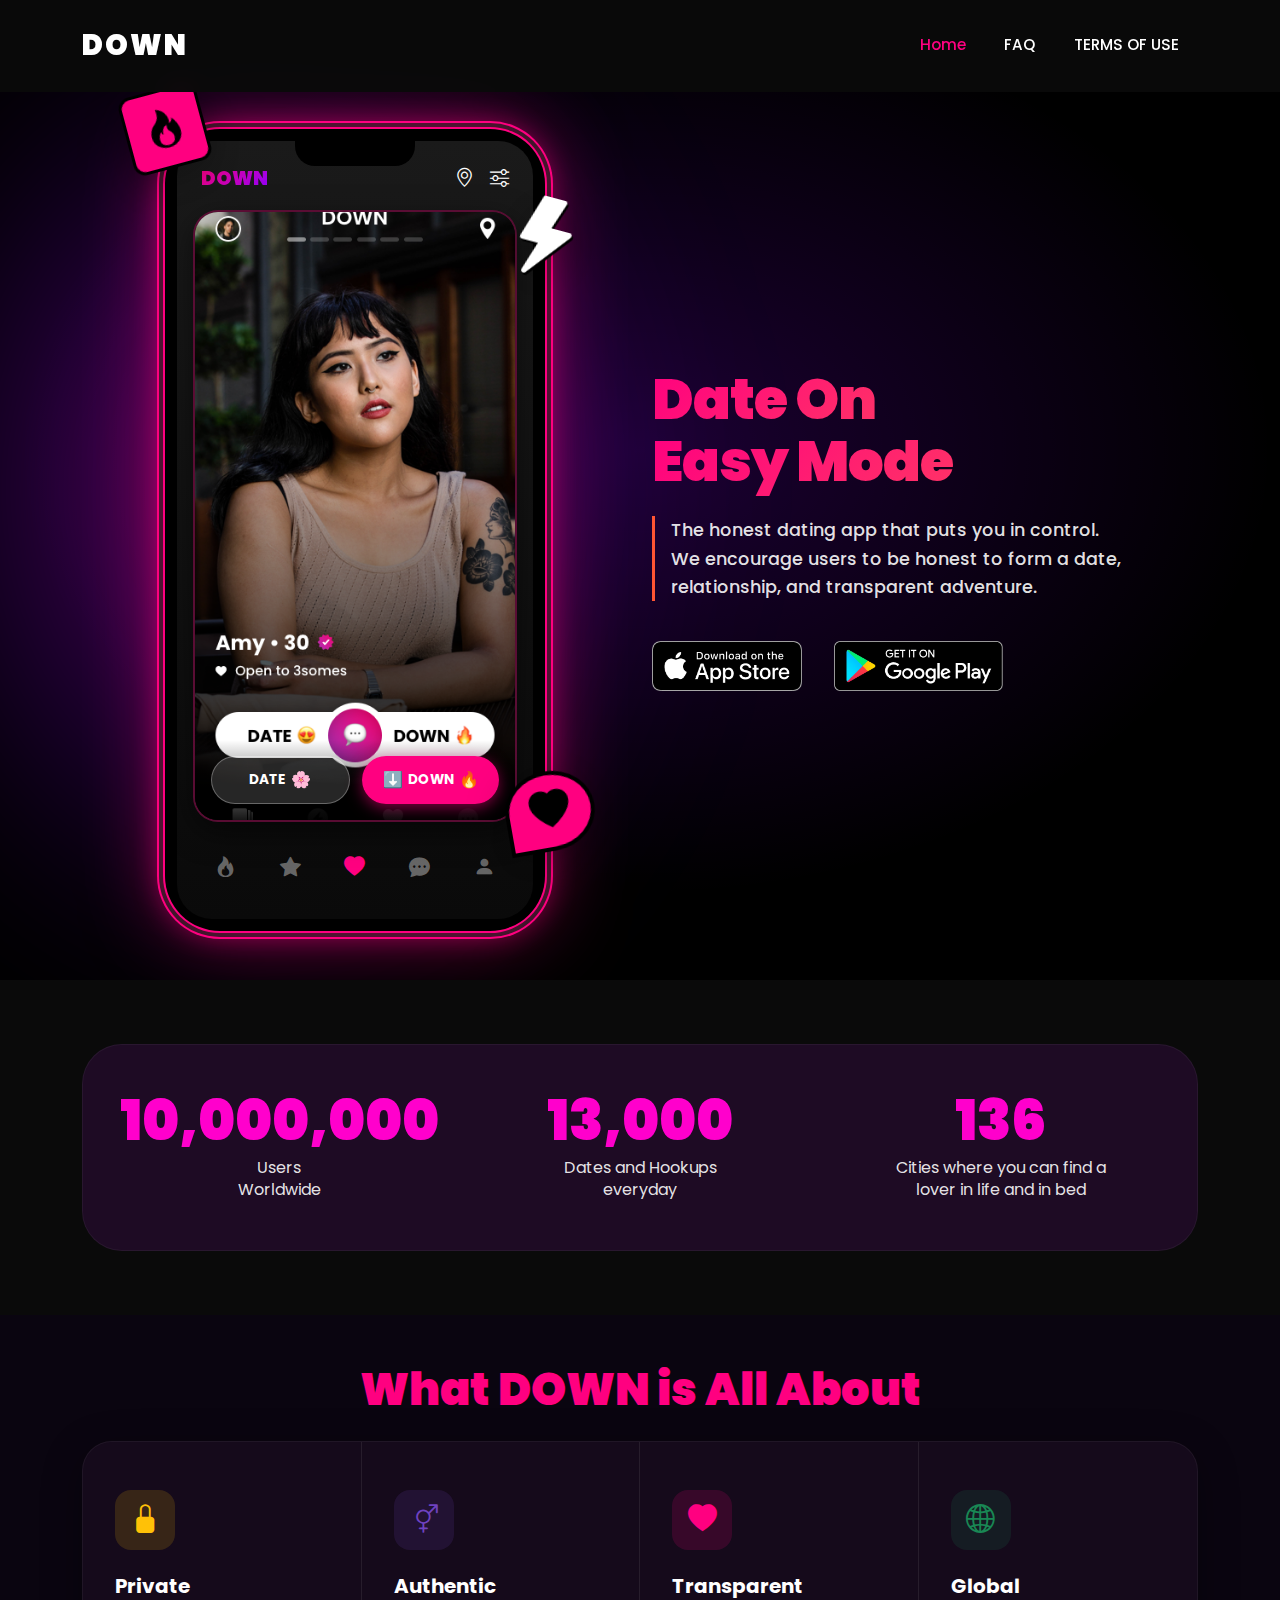
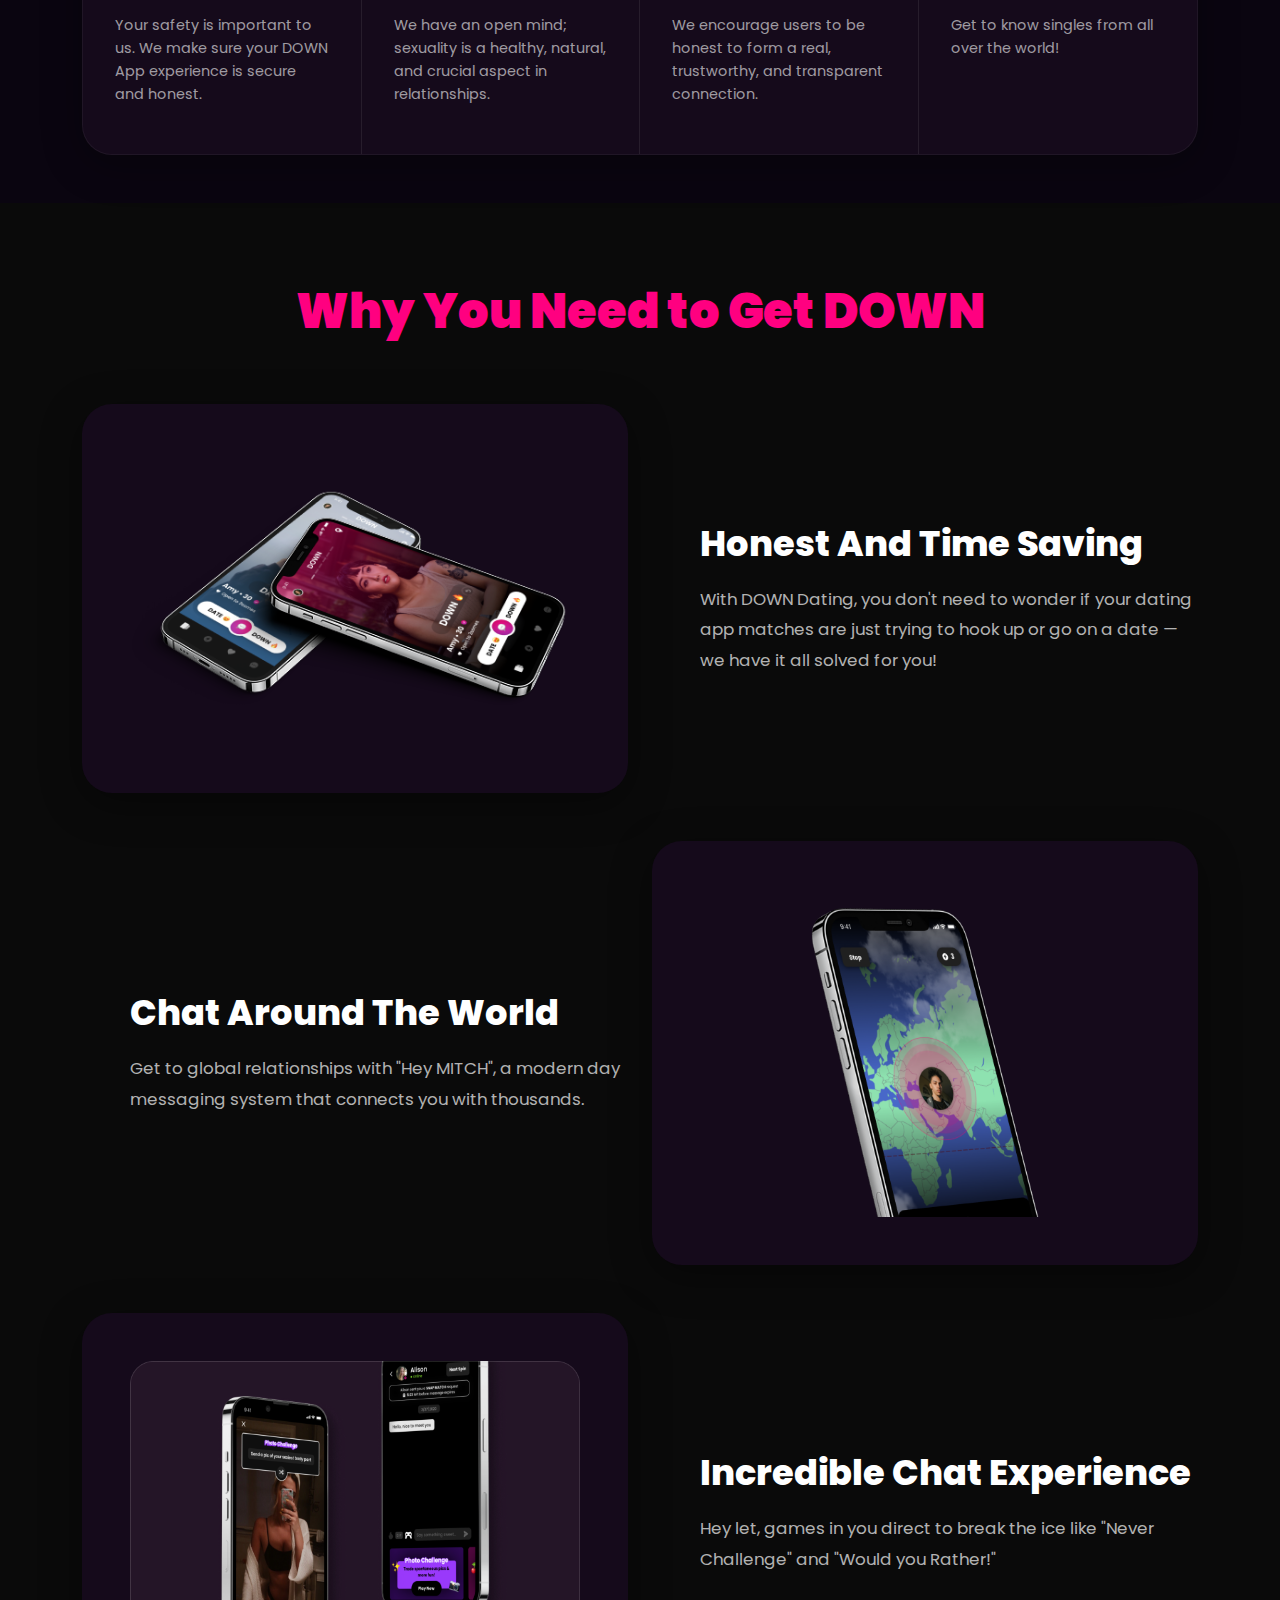
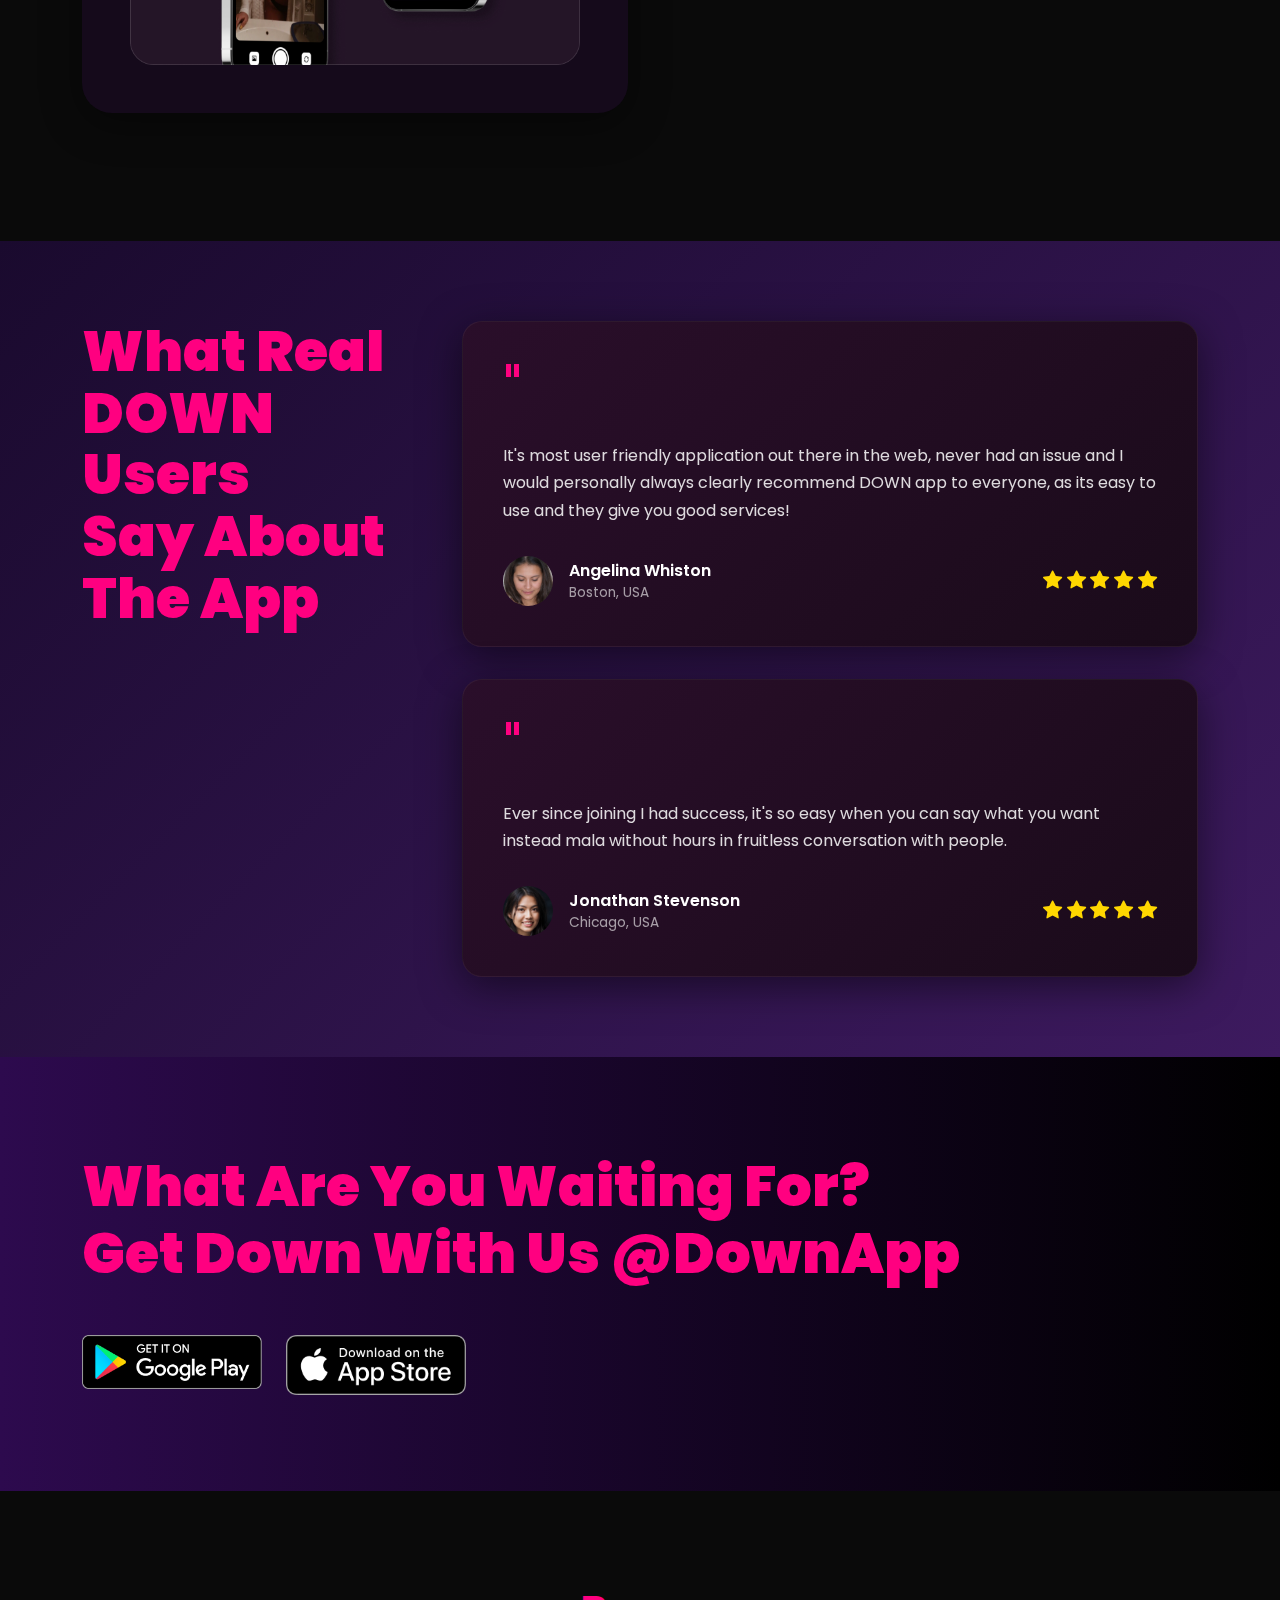
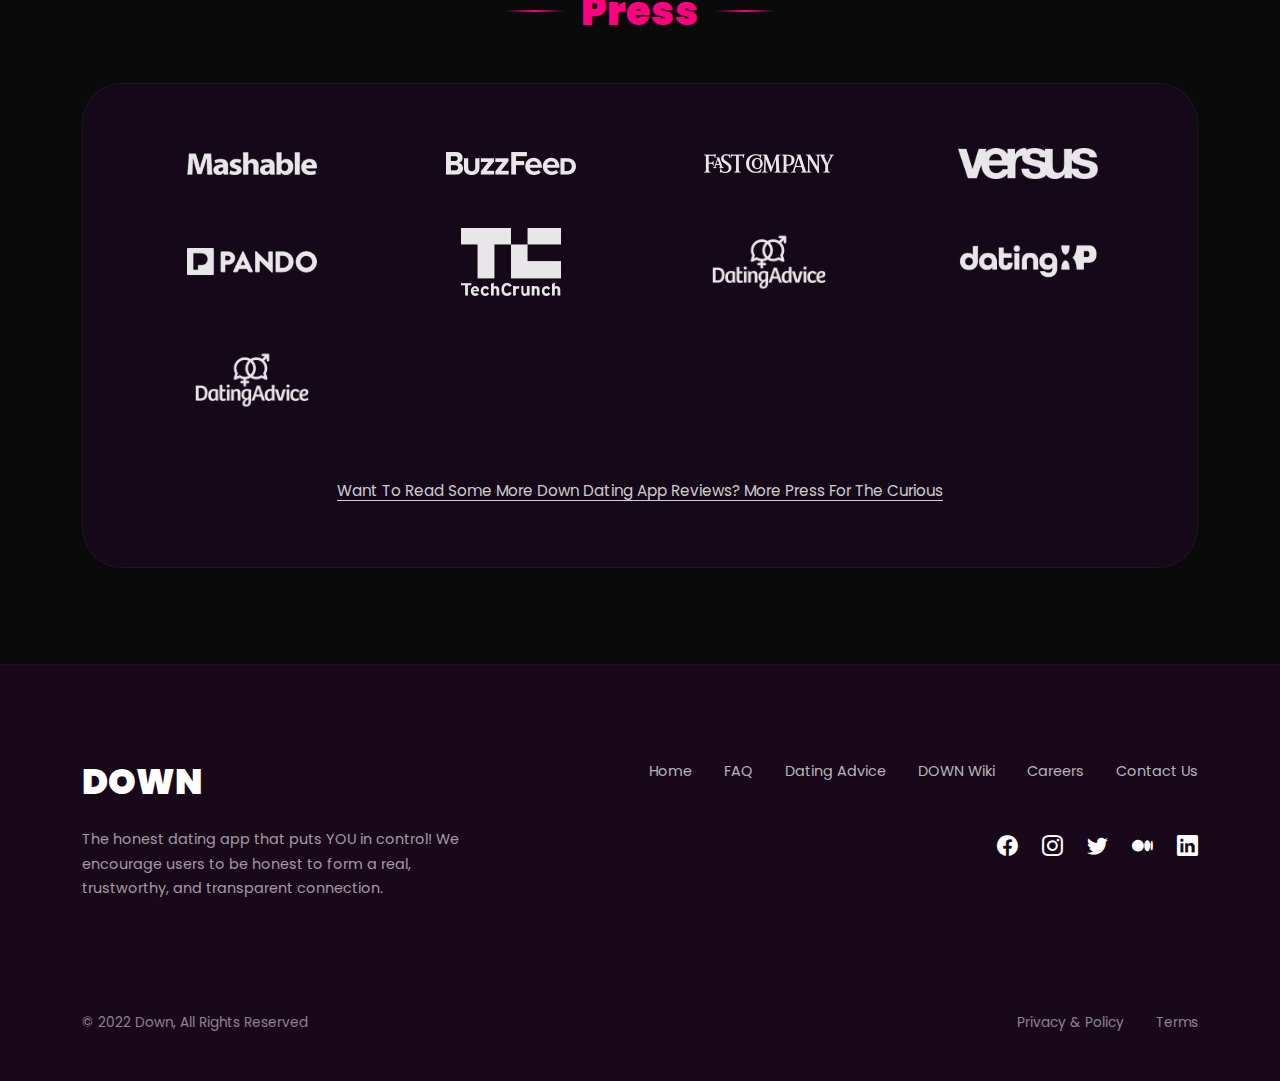
<file: index.html>
<!DOCTYPE html>
<html lang="en">

<head>
    <meta charset="UTF-8">
    <meta name="viewport" content="width=device-width, initial-scale=1.0">
    <meta name="description" content="DOWN - The honest dating app that puts you in control">
    <title>DOWN - Date On Easy Mode</title>

    <!-- Bootstrap 5 CSS -->
    <link href="https://cdn.jsdelivr.net/npm/bootstrap@5.3.2/dist/css/bootstrap.min.css" rel="stylesheet">

    <!-- Bootstrap Icons -->
    <link rel="stylesheet" href="https://cdn.jsdelivr.net/npm/bootstrap-icons@1.11.3/font/bootstrap-icons.min.css">

    <!-- Google Fonts -->
    <link rel="preconnect" href="https://fonts.googleapis.com">
    <link rel="preconnect" href="https://fonts.gstatic.com" crossorigin>
    <link href="https://fonts.googleapis.com/css2?family=Poppins:wght@400;500;600;700;800;900&display=swap"
        rel="stylesheet">

    <!-- Custom CSS -->
    <link rel="stylesheet" href="style.css">
</head>

<body>

    <!-- Navigation -->
    <nav class="navbar navbar-expand-lg navbar-dark fixed-top">
        <div class="container">
            <a class="navbar-brand" href="index.html">DOWN</a>
            <button class="navbar-toggler border-0" type="button" data-bs-toggle="collapse" data-bs-target="#navbarNav"
                aria-controls="navbarNav" aria-expanded="false" aria-label="Toggle navigation">
                <span class="navbar-toggler-icon"></span>
            </button>
            <div class="collapse navbar-collapse justify-content-end" id="navbarNav">
                <ul class="navbar-nav align-items-center">
                    <li class="nav-item">
                        <a class="nav-link active" aria-current="page" href="index.html">Home</a>
                    </li>
                    <li class="nav-item">
                        <a class="nav-link" href="faq.html">FAQ</a>
                    </li>
                    <li class="nav-item">
                        <a class="nav-link" href="term.html">TERMS OF USE</a>
                    </li>
                </ul>
            </div>
        </div>
    </nav>

    <!-- Hero Section -->
    <section class="hero-section">
        <div class="hero-gradient"></div>
        <div class="container">
            <div class="row align-items-center min-vh-100">
                <div class="col-lg-6 col-md-6 order-2 order-md-1">
                    <div class="phone-mockup-container">
                        <div class="phone-mockup">
                            <div class="phone-frame">
                                <div class="phone-notch"></div>
                                <div class="phone-screen">
                                    <div class="app-header">
                                        <span class="app-logo">DOWN</span>
                                        <div class="app-icons">
                                            <i class="bi bi-geo-alt"></i>
                                            <i class="bi bi-sliders"></i>
                                        </div>
                                    </div>
                                    <div class="profile-card">
                                        <div class="profile-image">
                                            <img src="images/f7776c2532de73e6251a81cbba037b39e9213f48.png" alt="Profile"
                                                class="img-fluid">
                                        </div>
                                        <div class="profile-actions">
                                            <button class="action-btn btn-date">
                                                <span>DATE</span>
                                                <span class="emoji">🌸</span>
                                            </button>
                                            <button class="action-btn btn-down">
                                                <span class="emoji">⬇️</span>
                                                <span>DOWN</span>
                                                <span class="emoji">🔥</span>
                                            </button>
                                        </div>
                                    </div>
                                    <div class="bottom-nav">
                                        <i class="bi bi-fire"></i>
                                        <i class="bi bi-star-fill"></i>
                                        <i class="bi bi-heart-fill active"></i>
                                        <i class="bi bi-chat-dots-fill"></i>
                                        <i class="bi bi-person-fill"></i>
                                    </div>
                                </div>
                            </div>
                            <div class="floating-icon icon-1">
                                <i class="bi bi-fire"></i>
                            </div>
                            <div class="floating-icon icon-2">
                                <i class="bi bi-lightning-fill"></i>
                            </div>
                            <div class="floating-icon icon-3">
                                <i class="bi bi-heart-fill"></i>
                            </div>
                        </div>
                    </div>
                </div>
                <div class="col-lg-6 col-md-6 order-1 order-md-2">
                    <div class="hero-content">
                        <h1 class="hero-title"><span class="highlight">Date On</span><br><span class="highlight">Easy
                                Mode</span></h1>
                        <p class="hero-description">The honest dating app that puts you in control. We encourage users
                            to be honest to form a date, relationship, and transparent adventure.</p>
                        <div class="app-buttons">
                            <a href="#" class="text-decoration-none me-3 hover-effect">
                                <img src="images/Group.png" alt="App Store" style="height: 50px; width: auto;">
                            </a>
                            <a href="#" class="text-decoration-none hover-effect">
                                <img src="images/Badge.png" alt="Google Play" style="height: 50px; width: auto;">
                            </a>
                        </div>
                    </div>
                </div>
            </div>
        </div>
    </section>

    <!-- Stats Section -->
    <section class="stats-section">
        <div class="container">
            <div class="stats-wrapper">
                <div class="stat-item">
                    <h2 class="stat-number">10,000,000</h2>
                    <p class="stat-description">Users<br>Worldwide</p>
                </div>
                <div class="stat-item">
                    <h2 class="stat-number">13,000</h2>
                    <p class="stat-description">Dates and Hookups<br>everyday</p>
                </div>
                <div class="stat-item">
                    <h2 class="stat-number">136</h2>
                    <p class="stat-description">Cities where you can find a<br>lover in life and in bed</p>
                </div>
            </div>
        </div>
    </section>

    <!-- What DOWN is All About -->
    <section class="about-down py-5">
        <div class="container">

            <h2 class="about-title text-center mb-4">
                What <span class="brand">DOWN</span> is All About
            </h2>

            <div class="about-card">
                <div class="about-grid">

                    <!-- 1 -->
                    <div class="about-item">
                        <div class="about-icon">
                            <i class="bi bi-lock-fill"></i>
                        </div>
                        <h4 class="about-heading">Private</h4>
                        <p class="about-text">
                            Your safety is important to us. We make sure your DOWN App experience is secure and honest.
                        </p>
                    </div>

                    <!-- 2 -->
                    <div class="about-item">
                        <div class="about-icon">
                            <i class="bi bi-gender-ambiguous"></i>
                        </div>
                        <h4 class="about-heading">Authentic</h4>
                        <p class="about-text">
                            We have an open mind; sexuality is a healthy, natural, and crucial aspect in relationships.
                        </p>
                    </div>

                    <!-- 3 -->
                    <div class="about-item">
                        <div class="about-icon">
                            <i class="bi bi-heart-fill"></i>
                        </div>
                        <h4 class="about-heading">Transparent</h4>
                        <p class="about-text">
                            We encourage users to be honest to form a real, trustworthy, and transparent connection.
                        </p>
                    </div>

                    <!-- 4 -->
                    <div class="about-item">
                        <div class="about-icon">
                            <i class="bi bi-globe2"></i>
                        </div>
                        <h4 class="about-heading">Global</h4>
                        <p class="about-text">
                            Get to know singles from all over the world!
                        </p>
                    </div>

                </div>
            </div>

        </div>
    </section>

    <!-- Why You Need to Get DOWN -->
    <section class="why-down">
        <div class="container">
            <h2 class="why-down-title">Why You Need to Get DOWN</h2>

            <!-- Part 1: Honest And Time Saving -->
            <div class="why-item">
                <div class="row align-items-center">
                    <div class="col-lg-6 col-md-6">
                        <div class="why-image-box">
                            <img src="images/Frame 125.png" alt="Honest And Time Saving" class="img-fluid">
                        </div>
                    </div>
                    <div class="col-lg-6 col-md-6">
                        <div class="why-text-box">
                            <h3 class="why-text-title">Honest And Time Saving</h3>
                            <p class="why-text-description">
                                With DOWN Dating, you don't need to wonder if your dating app matches are just trying to
                                hook up or go on a date — we have it all solved for you!
                            </p>
                        </div>
                    </div>
                </div>
            </div>

            <!-- Part 2: Chat Around The World -->
            <div class="why-item">
                <div class="row align-items-center">
                    <div class="col-lg-6 col-md-6 order-lg-2">
                        <div class="why-image-box">
                            <img src="images/2 (1).png" alt="Chat Around The World" class="img-fluid">
                        </div>
                    </div>
                    <div class="col-lg-6 col-md-6 order-lg-1">
                        <div class="why-text-box">
                            <h3 class="why-text-title">Chat Around The World</h3>
                            <p class="why-text-description">
                                Get to global relationships with "Hey MITCH", a modern day messaging system that
                                connects you with thousands.
                            </p>
                        </div>
                    </div>
                </div>
            </div>

            <!-- Part 3: Incredible Chat Experience -->
            <div class="why-item">
                <div class="row align-items-center">
                    <div class="col-lg-6 col-md-6">
                        <div class="why-image-box">
                            <img src="images/Frame 38.png" alt="Incredible Chat Experience" class="img-fluid">
                        </div>
                    </div>
                    <div class="col-lg-6 col-md-6">
                        <div class="why-text-box">
                            <h3 class="why-text-title">Incredible Chat Experience</h3>
                            <p class="why-text-description">
                                Hey let, games in you direct to break the ice like "Never Challenge" and "Would you
                                Rather!"
                            </p>
                        </div>
                    </div>
                </div>
            </div>
        </div>
    </section>

    <!-- What Real DOWN Users Say About The App -->
    <section class="testimonials-section">
        <div class="container">
            <div class="row">
                <div class="col-lg-4 col-md-12">
                    <h2 class="testimonials-title">What Real<br>DOWN Users<br>Say About<br>The App</h2>
                </div>
                <div class="col-lg-8 col-md-12">
                    <div class="testimonials-grid">
                        <!-- Testimonial 1 -->
                        <div class="testimonial-card">
                            <div class="quote-icon">"</div>
                            <p class="testimonial-text">
                                It's most user friendly application out there in the web, never had an issue and I would
                                personally always clearly recommend DOWN app to everyone, as its easy to use and they
                                give you good services!
                            </p>
                            <div class="testimonial-footer">
                                <div class="testimonial-author">
                                    <img src="images/d45fd8fc188483f42702f5f85a307ce1bc04a8f4.png" alt="User"
                                        class="author-img">
                                    <div class="author-info">
                                        <p class="author-name">Angelina Whiston</p>
                                        <p class="author-location">Boston, USA</p>
                                    </div>
                                </div>
                                <div class="testimonial-rating">
                                    <i class="bi bi-star-fill"></i>
                                    <i class="bi bi-star-fill"></i>
                                    <i class="bi bi-star-fill"></i>
                                    <i class="bi bi-star-fill"></i>
                                    <i class="bi bi-star-fill"></i>
                                </div>
                            </div>
                        </div>

                        <!-- Testimonial 2 -->
                        <div class="testimonial-card">
                            <div class="quote-icon">"</div>
                            <p class="testimonial-text">
                                Ever since joining I had success, it's so easy when you can say what you want instead
                                mala without hours in fruitless conversation with people.
                            </p>
                            <div class="testimonial-footer">
                                <div class="testimonial-author">
                                    <img src="images/e910d645ebfe51945d98c81544a672c9ebbbe249.png" alt="User"
                                        class="author-img">
                                    <div class="author-info">
                                        <p class="author-name">Jonathan Stevenson</p>
                                        <p class="author-location">Chicago, USA</p>
                                    </div>
                                </div>
                                <div class="testimonial-rating">
                                    <i class="bi bi-star-fill"></i>
                                    <i class="bi bi-star-fill"></i>
                                    <i class="bi bi-star-fill"></i>
                                    <i class="bi bi-star-fill"></i>
                                    <i class="bi bi-star-fill"></i>
                                </div>
                            </div>
                        </div>
                    </div>
                </div>
            </div>
        </div>
    </section>

    <!-- What Are You Waiting For -->
    <section class="cta-section">
        <div class="container">
            <h2 class="cta-title">What Are You Waiting For?<br>Get Down With Us @DownApp</h2>
            <div class="app-store-buttons">
                <a href="#" class="store-btn">
                    <img src="images/Badge.png" alt=" it on Google Play" class="img-fluid">
                </a>
                <a href="#" class="store-btn">
                    <img src="images/Group.png" alt="Download on App Store" class="img-fluid">
                </a>
            </div>
        </div>
    </section>

    <!-- Press Section -->
    <section class="press-section">
        <div class="container">
            <div class="press-header-wrapper">
                <h2 class="press-title">Press</h2>
            </div>

            <div class="press-card-box">
                <div class="press-logos">
                    <div class="press-logo"><img src="images/f91ce17e1594f1d94aeb2e1a3405479bd5206c5a.png"
                            alt="Mashable"></div>
                    <div class="press-logo"><img src="images/82d1c6277159e778b71d014d22f40cedabe536ec.png"
                            alt="BuzzFeed"></div>
                    <div class="press-logo"><img src="images/494d7a2ba934ca91262e45e12dfce755fe499bc9.png"
                            alt="Fast Company"></div>
                    <div class="press-logo"><img src="images/6abda3f6fdabcbfda49c93b61cc2fc24a4d20a0f.png" alt="Versus">
                    </div>
                    <div class="press-logo"><img src="images/e9692280462f5f24c1fb59a0f3ab19e415b3ef0b.png" alt="Pando">
                    </div>
                    <div class="press-logo"><img src="images/a5fd619731ca8e0a15d78ac43d1775bbac4e76e2.png"
                            alt="TechCrunch"></div>
                    <div class="press-logo"><img src="images/26014c477d69956a6785e78ea54ff8992cba24ac.png"
                            alt="Dating News"></div>
                    <div class="press-logo"><img src="images/Mask group.png" alt="Dating P"></div>
                    <div class="press-logo"><img src="images/26014c477d69956a6785e78ea54ff8992cba24ac.png"
                            alt="Dating Advice"></div>
                </div>
                <div class="press-link-wrapper">
                    <a href="#" class="press-subtitle-link">Want To Read Some More Down Dating App Reviews? More Press
                        For The Curious</a>
                </div>
            </div>
        </div>
    </section>

    <!-- Footer -->
    <footer class="footer">
        <div class="container">
            <!-- Top Row: Brand Left, Nav Right -->
            <div class="row align-items-start mb-4">
                <div class="col-lg-5 col-md-12 mb-4 mb-lg-0">
                    <div class="footer-brand">
                        <h3 class="footer-logo">DOWN</h3>
                        <p class="footer-description">
                            The honest dating app that puts YOU in control! We encourage users to be honest to form a
                            real, trustworthy, and transparent connection.
                        </p>
                    </div>
                </div>
                <div class="col-lg-7 col-md-12">
                    <div class="footer-top-right">
                        <!-- Horizontal Nav -->
                        <nav class="footer-nav-horizontal">
                            <a href="index.html">Home</a>
                            <a href="faq.html">FAQ</a>
                            <a href="#">Dating Advice</a>
                            <a href="#">DOWN Wiki</a>
                            <a href="#">Careers</a>
                            <a href="#">Contact Us</a>
                        </nav>

                        <!-- Social Icons Right Aligned -->
                        <div class="footer-social-horizontal">
                            <a href="#" class="social-icon-simple"><i class="bi bi-facebook"></i></a>
                            <a href="#" class="social-icon-simple"><i class="bi bi-instagram"></i></a>
                            <a href="#" class="social-icon-simple"><i class="bi bi-twitter"></i></a>
                            <a href="#" class="social-icon-simple"><i class="bi bi-medium"></i></a>
                            <a href="#" class="social-icon-simple"><i class="bi bi-linkedin"></i></a>
                        </div>
                    </div>
                </div>
            </div>

            <!-- Bottom Row: Copyright Left, Legal Right -->
            <div class="footer-bottom-row">
                <p class="footer-copyright">© 2022 Down, All Rights Reserved</p>
                <div class="footer-legal-links">
                    <a href="#">Privacy & Policy</a>
                    <a href="term.html">Terms</a>
                </div>
            </div>
        </div>
    </footer>

    <!-- Bootstrap 5 JS Bundle -->
    <script src="https://cdn.jsdelivr.net/npm/bootstrap@5.3.2/dist/js/bootstrap.bundle.min.js"></script>
</body>

</html>
</file>
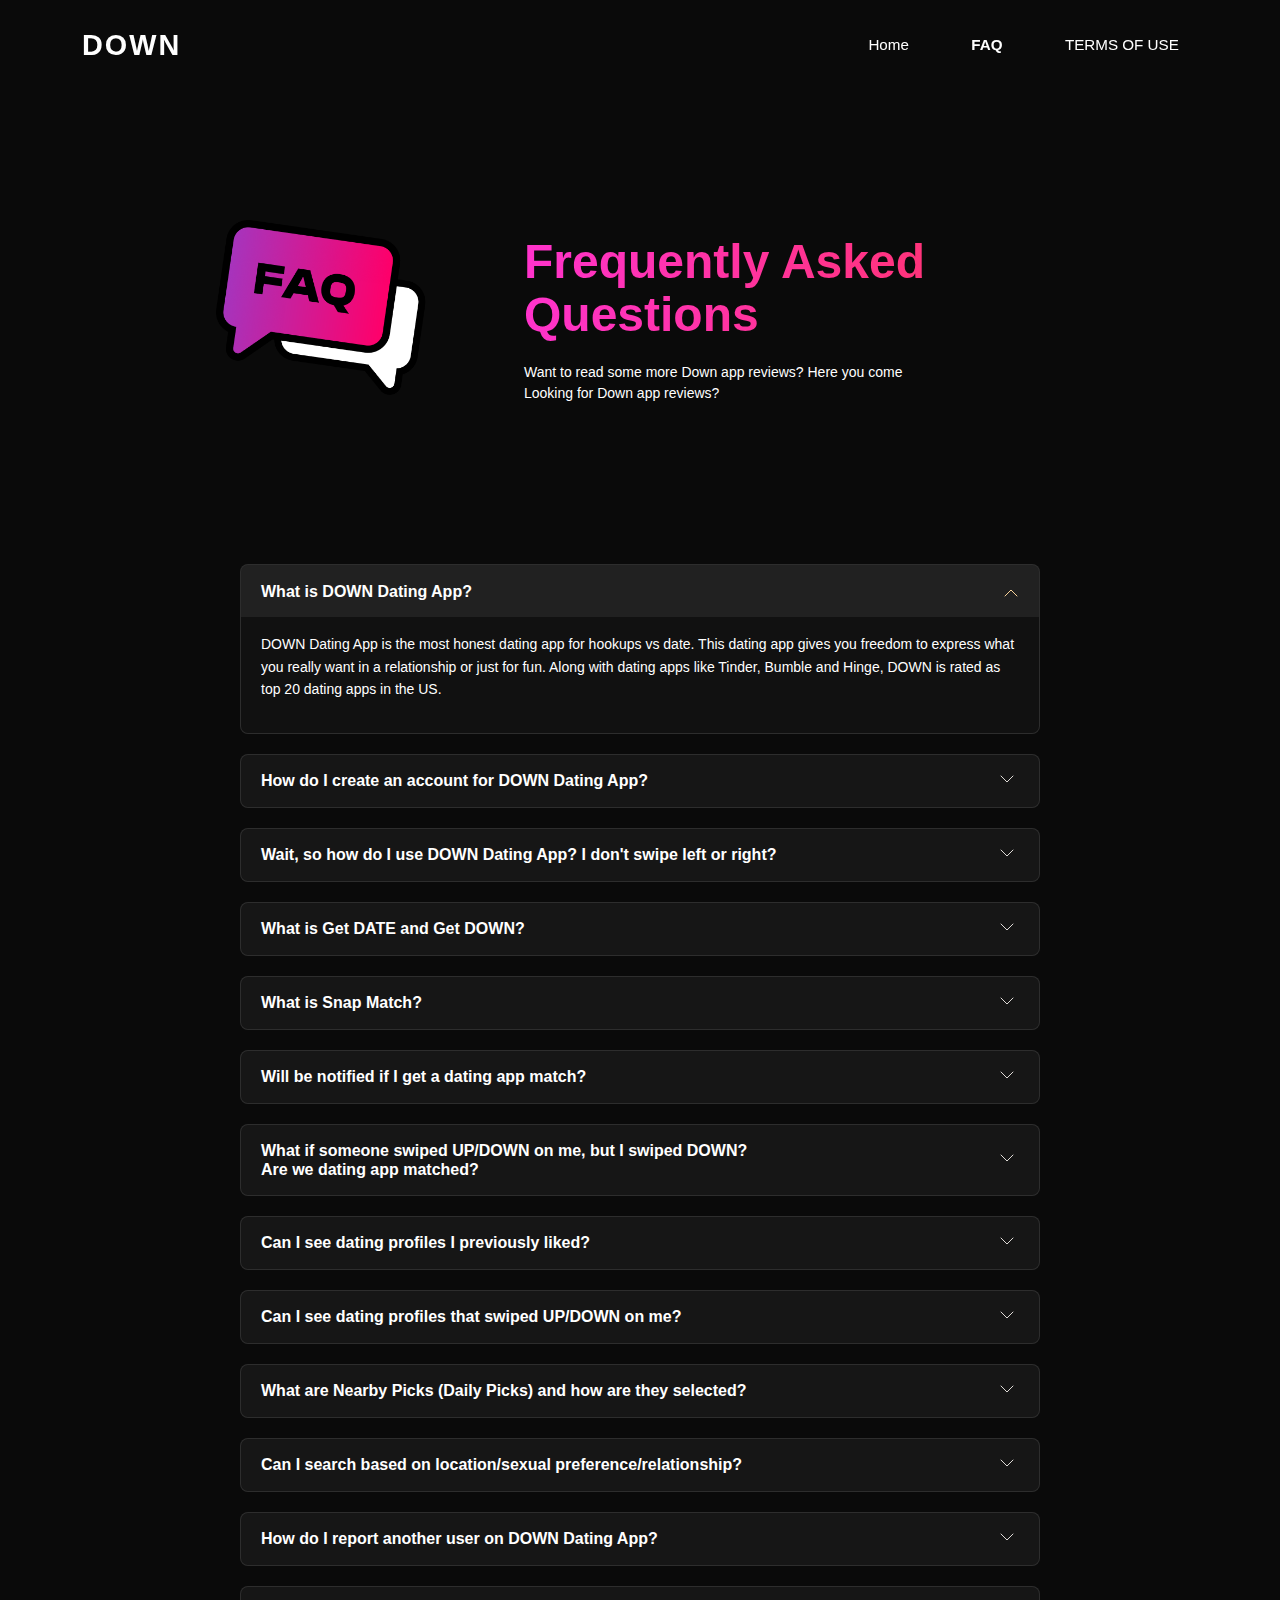
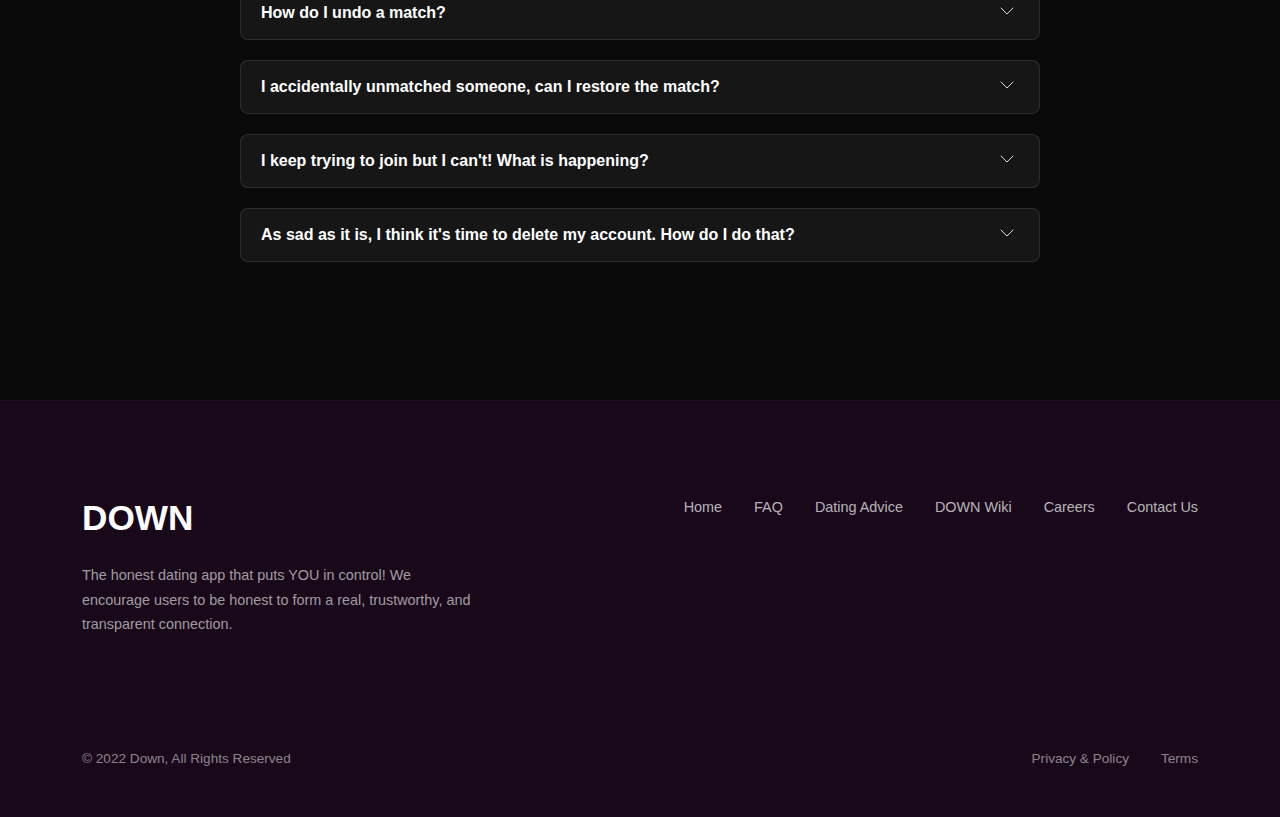
<file: faq.html>
<!DOCTYPE html>
<html lang="en">

<head>
    <meta charset="UTF-8">
    <meta name="viewport" content="width=device-width, initial-scale=1.0">
    <title>Down FAQ</title>
    <!-- Bootstrap 5 CSS -->
    <link href="https://cdn.jsdelivr.net/npm/bootstrap@5.3.0/dist/css/bootstrap.min.css" rel="stylesheet">
    <link rel="stylesheet" href="style.css">
    <link rel="preconnect" href="https://fonts.googleapis.com">
    <link rel="preconnect" href="https://fonts.gstatic.com" crossorigin>
    <link href="https://fonts.googleapis.com/css2?family=Inter:wght@400;500;600;700;800&display=swap" rel="stylesheet">
    <link rel="stylesheet" href="https://cdnjs.cloudflare.com/ajax/libs/font-awesome/6.0.0/css/all.min.css">
</head>

<body class="d-flex flex-column min-vh-100">

    <!-- Navigation matching index.html structure -->
    <nav class="navbar navbar-expand-lg navbar-dark fixed-top"
        style="background-color: transparent; position: relative;">
        <div class="container">
            <a class="navbar-brand" href="index.html"
                style="font-size: 1.8rem; font-weight: 900; letter-spacing: 2px;">DOWN</a>
            <button class="navbar-toggler border-0" type="button" data-bs-toggle="collapse" data-bs-target="#navbarNav"
                aria-controls="navbarNav" aria-expanded="false" aria-label="Toggle navigation">
                <span class="navbar-toggler-icon"></span>
            </button>
            <div class="collapse navbar-collapse justify-content-end" id="navbarNav">
                <ul class="navbar-nav align-items-center gap-4">
                    <li class="nav-item">
                        <a class="nav-link" href="index.html" style="color: #ccc; font-weight: 500;">Home</a>
                    </li>
                    <li class="nav-item">
                        <a class="nav-link active" href="faq.html"
                            style="color: #fff !important; font-weight: 700;">FAQ</a>
                    </li>
                    </li>
                    <li class="nav-item">
                        <a class="nav-link" href="term.html" style="color: #ccc; font-weight: 500;">TERMS OF USE</a>
                    </li>
                </ul>
            </div>
        </div>
    </nav>

    <main class="flex-grow-1">
        <div class="background-glow"></div>

        <section class="container py-5">
            <div class="row align-items-center justify-content-center faq-hero">
                <div class="col-md-auto text-center mb-4 mb-md-0">
                    <img src="images/Group 84.png" alt="FAQ Icon" class="faq-hero-img img-fluid"
                        style="max-width: 250px;">
                </div>
                <div class="col-md-6 text-center text-md-start">
                    <div class="faq-hero-text">
                        <h1><span>Frequently Asked Questions</span></h1>
                        <p>Want to read some more Down app reviews? Here you come<br>Looking for Down app reviews?</p>
                    </div>
                </div>
            </div>
        </section>

        <section class="container pb-5">
            <div class="row justify-content-center">
                <div class="col-lg-10">
                    <div class="accordion custom-accordion" id="faqAccordion">

                        <!-- Item 1 -->
                        <div class="accordion-item">
                            <h2 class="accordion-header" id="headingOne">
                                <button class="accordion-button" type="button" data-bs-toggle="collapse"
                                    data-bs-target="#collapseOne" aria-expanded="true" aria-controls="collapseOne">
                                    What is DOWN Dating App?
                                </button>
                            </h2>
                            <div id="collapseOne" class="accordion-collapse collapse show" aria-labelledby="headingOne"
                                data-bs-parent="#faqAccordion">
                                <div class="accordion-body">
                                    <p>DOWN Dating App is the most honest dating app for hookups vs date. This dating
                                        app gives you freedom to express what you really want in a relationship or just
                                        for fun. Along with dating apps like Tinder, Bumble and Hinge, DOWN is rated as
                                        top 20 dating apps in the US.</p>
                                </div>
                            </div>
                        </div>

                        <!-- Item 2 -->
                        <div class="accordion-item">
                            <h2 class="accordion-header" id="headingTwo">
                                <button class="accordion-button collapsed" type="button" data-bs-toggle="collapse"
                                    data-bs-target="#collapseTwo" aria-expanded="false" aria-controls="collapseTwo">
                                    How do I create an account for DOWN Dating App?
                                </button>
                            </h2>
                            <div id="collapseTwo" class="accordion-collapse collapse" aria-labelledby="headingTwo"
                                data-bs-parent="#faqAccordion">
                                <div class="accordion-body">
                                    <p>You can create an account using your Facebook login or Apple ID. It's quick,
                                        secure, and easy to get started.</p>
                                </div>
                            </div>
                        </div>

                        <!-- Item 3 -->
                        <div class="accordion-item">
                            <h2 class="accordion-header" id="headingThree">
                                <button class="accordion-button collapsed" type="button" data-bs-toggle="collapse"
                                    data-bs-target="#collapseThree" aria-expanded="false" aria-controls="collapseThree">
                                    Wait, so how do I use DOWN Dating App? I don't swipe left or right?
                                </button>
                            </h2>
                            <div id="collapseThree" class="accordion-collapse collapse" aria-labelledby="headingThree"
                                data-bs-parent="#faqAccordion">
                                <div class="accordion-body">
                                    <p>Instead of swiping, you can choose "Get Down" for something casual or "Get Date"
                                        for something more serious.</p>
                                </div>
                            </div>
                        </div>

                        <!-- Item 4 -->
                        <div class="accordion-item">
                            <h2 class="accordion-header" id="headingFour">
                                <button class="accordion-button collapsed" type="button" data-bs-toggle="collapse"
                                    data-bs-target="#collapseFour" aria-expanded="false" aria-controls="collapseFour">
                                    What is Get DATE and Get DOWN?
                                </button>
                            </h2>
                            <div id="collapseFour" class="accordion-collapse collapse" aria-labelledby="headingFour"
                                data-bs-parent="#faqAccordion">
                                <div class="accordion-body">
                                    <p>Get DOWN is for casual hookups, while Get DATE is for serious dating. You choose
                                        your intent upfront.</p>
                                </div>
                            </div>
                        </div>

                        <!-- Item 5 -->
                        <div class="accordion-item">
                            <h2 class="accordion-header" id="headingFive">
                                <button class="accordion-button collapsed" type="button" data-bs-toggle="collapse"
                                    data-bs-target="#collapseFive" aria-expanded="false" aria-controls="collapseFive">
                                    What is Snap Match?
                                </button>
                            </h2>
                            <div id="collapseFive" class="accordion-collapse collapse" aria-labelledby="headingFive"
                                data-bs-parent="#faqAccordion">
                                <div class="accordion-body">
                                    <p>Snap Match is a feature that allows you to quickly find matches based on your
                                        preferences.</p>
                                </div>
                            </div>
                        </div>

                        <!-- Item 6 -->
                        <div class="accordion-item">
                            <h2 class="accordion-header" id="headingSix">
                                <button class="accordion-button collapsed" type="button" data-bs-toggle="collapse"
                                    data-bs-target="#collapseSix" aria-expanded="false" aria-controls="collapseSix">
                                    Will be notified if I get a dating app match?
                                </button>
                            </h2>
                            <div id="collapseSix" class="accordion-collapse collapse" aria-labelledby="headingSix"
                                data-bs-parent="#faqAccordion">
                                <div class="accordion-body">
                                    <p>Yes, you will receive notifications for matches and messages.</p>
                                </div>
                            </div>
                        </div>

                        <!-- Item 7 -->
                        <div class="accordion-item">
                            <h2 class="accordion-header" id="headingSeven">
                                <button class="accordion-button collapsed" type="button" data-bs-toggle="collapse"
                                    data-bs-target="#collapseSeven" aria-expanded="false" aria-controls="collapseSeven">
                                    What if someone swiped UP/DOWN on me, but I swiped DOWN?<br>Are we dating app
                                    matched?
                                </button>
                            </h2>
                            <div id="collapseSeven" class="accordion-collapse collapse" aria-labelledby="headingSeven"
                                data-bs-parent="#faqAccordion">
                                <div class="accordion-body">
                                    <p>Matches only happen when there is a mutual interest.</p>
                                </div>
                            </div>
                        </div>


                        <!-- Item 8 -->
                        <div class="accordion-item">
                            <h2 class="accordion-header" id="headingEight">
                                <button class="accordion-button collapsed" type="button" data-bs-toggle="collapse"
                                    data-bs-target="#collapseEight" aria-expanded="false" aria-controls="collapseEight">
                                    Can I see dating profiles I previously liked?
                                </button>
                            </h2>
                            <div id="collapseEight" class="accordion-collapse collapse" aria-labelledby="headingEight"
                                data-bs-parent="#faqAccordion">
                                <div class="accordion-body">
                                    <p>Currently, we do not have a history feature to view profiles you have previously
                                        liked.</p>
                                </div>
                            </div>
                        </div>

                        <!-- Item 9 -->
                        <div class="accordion-item">
                            <h2 class="accordion-header" id="headingNine">
                                <button class="accordion-button collapsed" type="button" data-bs-toggle="collapse"
                                    data-bs-target="#collapseNine" aria-expanded="false" aria-controls="collapseNine">
                                    Can I see dating profiles that swiped UP/DOWN on me?
                                </button>
                            </h2>
                            <div id="collapseNine" class="accordion-collapse collapse" aria-labelledby="headingNine"
                                data-bs-parent="#faqAccordion">
                                <div class="accordion-body">
                                    <p>Yes, simplified views of people who liked you are available in the dedicated
                                        "Likes You" section.</p>
                                </div>
                            </div>
                        </div>

                        <!-- Item 10 -->
                        <div class="accordion-item">
                            <h2 class="accordion-header" id="headingTen">
                                <button class="accordion-button collapsed" type="button" data-bs-toggle="collapse"
                                    data-bs-target="#collapseTen" aria-expanded="false" aria-controls="collapseTen">
                                    What are Nearby Picks (Daily Picks) and how are they selected?
                                </button>
                            </h2>
                            <div id="collapseTen" class="accordion-collapse collapse" aria-labelledby="headingTen"
                                data-bs-parent="#faqAccordion">
                                <div class="accordion-body">
                                    <p>Nearby Picks are curated profiles in your area selected based on your preferences
                                        and activity.</p>
                                </div>
                            </div>
                        </div>

                        <!-- Item 11 -->
                        <div class="accordion-item">
                            <h2 class="accordion-header" id="headingEleven">
                                <button class="accordion-button collapsed" type="button" data-bs-toggle="collapse"
                                    data-bs-target="#collapseEleven" aria-expanded="false"
                                    aria-controls="collapseEleven">
                                    Can I search based on location/sexual preference/relationship?
                                </button>
                            </h2>
                            <div id="collapseEleven" class="accordion-collapse collapse" aria-labelledby="headingEleven"
                                data-bs-parent="#faqAccordion">
                                <div class="accordion-body">
                                    <p>Yes, you can adjust your discovery settings to filter potential matches by these
                                        criteria.</p>
                                </div>
                            </div>
                        </div>

                        <!-- Item 12 -->
                        <div class="accordion-item">
                            <h2 class="accordion-header" id="headingTwelve">
                                <button class="accordion-button collapsed" type="button" data-bs-toggle="collapse"
                                    data-bs-target="#collapseTwelve" aria-expanded="false"
                                    aria-controls="collapseTwelve">
                                    How do I report another user on DOWN Dating App?
                                </button>
                            </h2>
                            <div id="collapseTwelve" class="accordion-collapse collapse" aria-labelledby="headingTwelve"
                                data-bs-parent="#faqAccordion">
                                <div class="accordion-body">
                                    <p>You can report a user by tapping the three dots on their profile and selecting
                                        "Report".</p>
                                </div>
                            </div>
                        </div>

                        <!-- Item 13 -->
                        <div class="accordion-item">
                            <h2 class="accordion-header" id="headingThirteen">
                                <button class="accordion-button collapsed" type="button" data-bs-toggle="collapse"
                                    data-bs-target="#collapseThirteen" aria-expanded="false"
                                    aria-controls="collapseThirteen">
                                    How do I undo a match?
                                </button>
                            </h2>
                            <div id="collapseThirteen" class="accordion-collapse collapse"
                                aria-labelledby="headingThirteen" data-bs-parent="#faqAccordion">
                                <div class="accordion-body">
                                    <p>To unmatch, go to the chat with that user, tap the safety shield or settings
                                        icon, and select "Unmatch".</p>
                                </div>
                            </div>
                        </div>

                        <!-- Item 14 -->
                        <div class="accordion-item">
                            <h2 class="accordion-header" id="headingFourteen">
                                <button class="accordion-button collapsed" type="button" data-bs-toggle="collapse"
                                    data-bs-target="#collapseFourteen" aria-expanded="false"
                                    aria-controls="collapseFourteen">
                                    I accidentally unmatched someone, can I restore the match?
                                </button>
                            </h2>
                            <div id="collapseFourteen" class="accordion-collapse collapse"
                                aria-labelledby="headingFourteen" data-bs-parent="#faqAccordion">
                                <div class="accordion-body">
                                    <p>Unfortunately, unmatching is permanent and cannot be undone for safety reasons.
                                    </p>
                                </div>
                            </div>
                        </div>

                        <!-- Item 15 -->
                        <div class="accordion-item">
                            <h2 class="accordion-header" id="headingFifteen">
                                <button class="accordion-button collapsed" type="button" data-bs-toggle="collapse"
                                    data-bs-target="#collapseFifteen" aria-expanded="false"
                                    aria-controls="collapseFifteen">
                                    I keep trying to join but I can't! What is happening?
                                </button>
                            </h2>
                            <div id="collapseFifteen" class="accordion-collapse collapse"
                                aria-labelledby="headingFifteen" data-bs-parent="#faqAccordion">
                                <div class="accordion-body">
                                    <p>Please ensure you have a stable internet connection and are using the latest
                                        version of the app. If the issue persists, contact support.</p>
                                </div>
                            </div>
                        </div>

                        <!-- Item 16 -->
                        <div class="accordion-item">
                            <h2 class="accordion-header" id="headingSixteen">
                                <button class="accordion-button collapsed" type="button" data-bs-toggle="collapse"
                                    data-bs-target="#collapseSixteen" aria-expanded="false"
                                    aria-controls="collapseSixteen">
                                    As sad as it is, I think it's time to delete my account. How do I do that?
                                </button>
                            </h2>
                            <div id="collapseSixteen" class="accordion-collapse collapse"
                                aria-labelledby="headingSixteen" data-bs-parent="#faqAccordion">
                                <div class="accordion-body">
                                    <p>You can delete your account in the Settings menu under "Account" > "Delete
                                        Account". We're sorry to see you go!</p>
                                </div>
                            </div>
                        </div>

                    </div>
                </div>
            </div>
        </section>
    </main>

    <!-- Footer -->
    <footer class="footer">
        <div class="container">
            <!-- Top Row: Brand Left, Nav Right -->
            <div class="row align-items-start mb-4">
                <div class="col-lg-5 col-md-12 mb-4 mb-lg-0">
                    <div class="footer-brand">
                        <h3 class="footer-logo">DOWN</h3>
                        <p class="footer-description">
                            The honest dating app that puts YOU in control! We encourage users to be honest to form a
                            real, trustworthy, and transparent connection.
                        </p>
                    </div>
                </div>
                <div class="col-lg-7 col-md-12">
                    <div class="footer-top-right">
                        <!-- Horizontal Nav -->
                        <nav class="footer-nav-horizontal">
                            <a href="index.html">Home</a>
                            <a href="faq.html">FAQ</a>
                            <a href="#">Dating Advice</a>
                            <a href="#">DOWN Wiki</a>
                            <a href="#">Careers</a>
                            <a href="#">Contact Us</a>
                        </nav>

                        <!-- Social Icons Right Aligned -->
                        <div class="footer-social-horizontal">
                            <a href="#" class="social-icon-simple"><i class="bi bi-facebook"></i></a>
                            <a href="#" class="social-icon-simple"><i class="bi bi-instagram"></i></a>
                            <a href="#" class="social-icon-simple"><i class="bi bi-twitter"></i></a>
                            <a href="#" class="social-icon-simple"><i class="bi bi-medium"></i></a>
                            <a href="#" class="social-icon-simple"><i class="bi bi-linkedin"></i></a>
                        </div>
                    </div>
                </div>
            </div>

            <!-- Bottom Row: Copyright Left, Legal Right -->
            <div class="footer-bottom-row">
                <p class="footer-copyright">© 2022 Down, All Rights Reserved</p>
                <div class="footer-legal-links">
                    <a href="#">Privacy & Policy</a>
                    <a href="term.html">Terms</a>
                </div>
            </div>
        </div>
    </footer>

    <!-- Bootstrap 5 JS Bundle -->
    <script src="https://cdn.jsdelivr.net/npm/bootstrap@5.3.0/dist/js/bootstrap.bundle.min.js"></script>
</body>

</html>
</file>
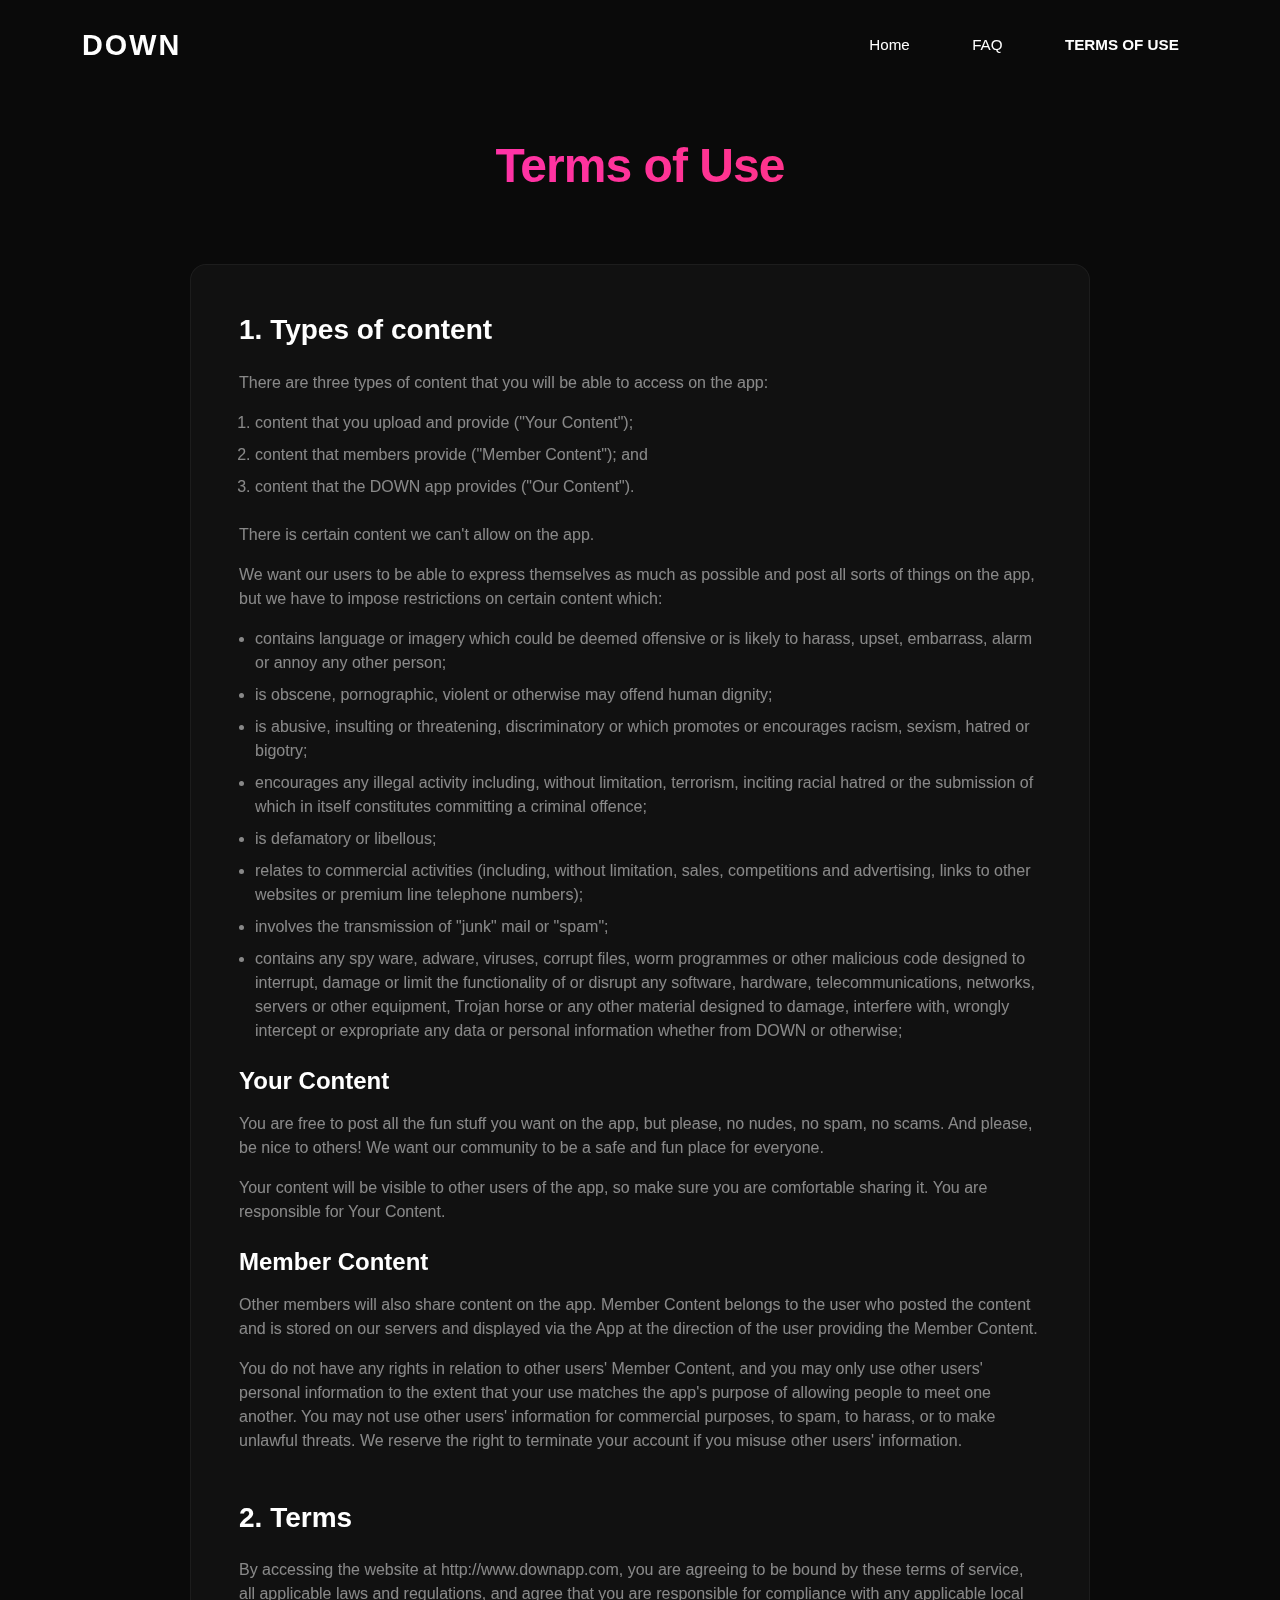
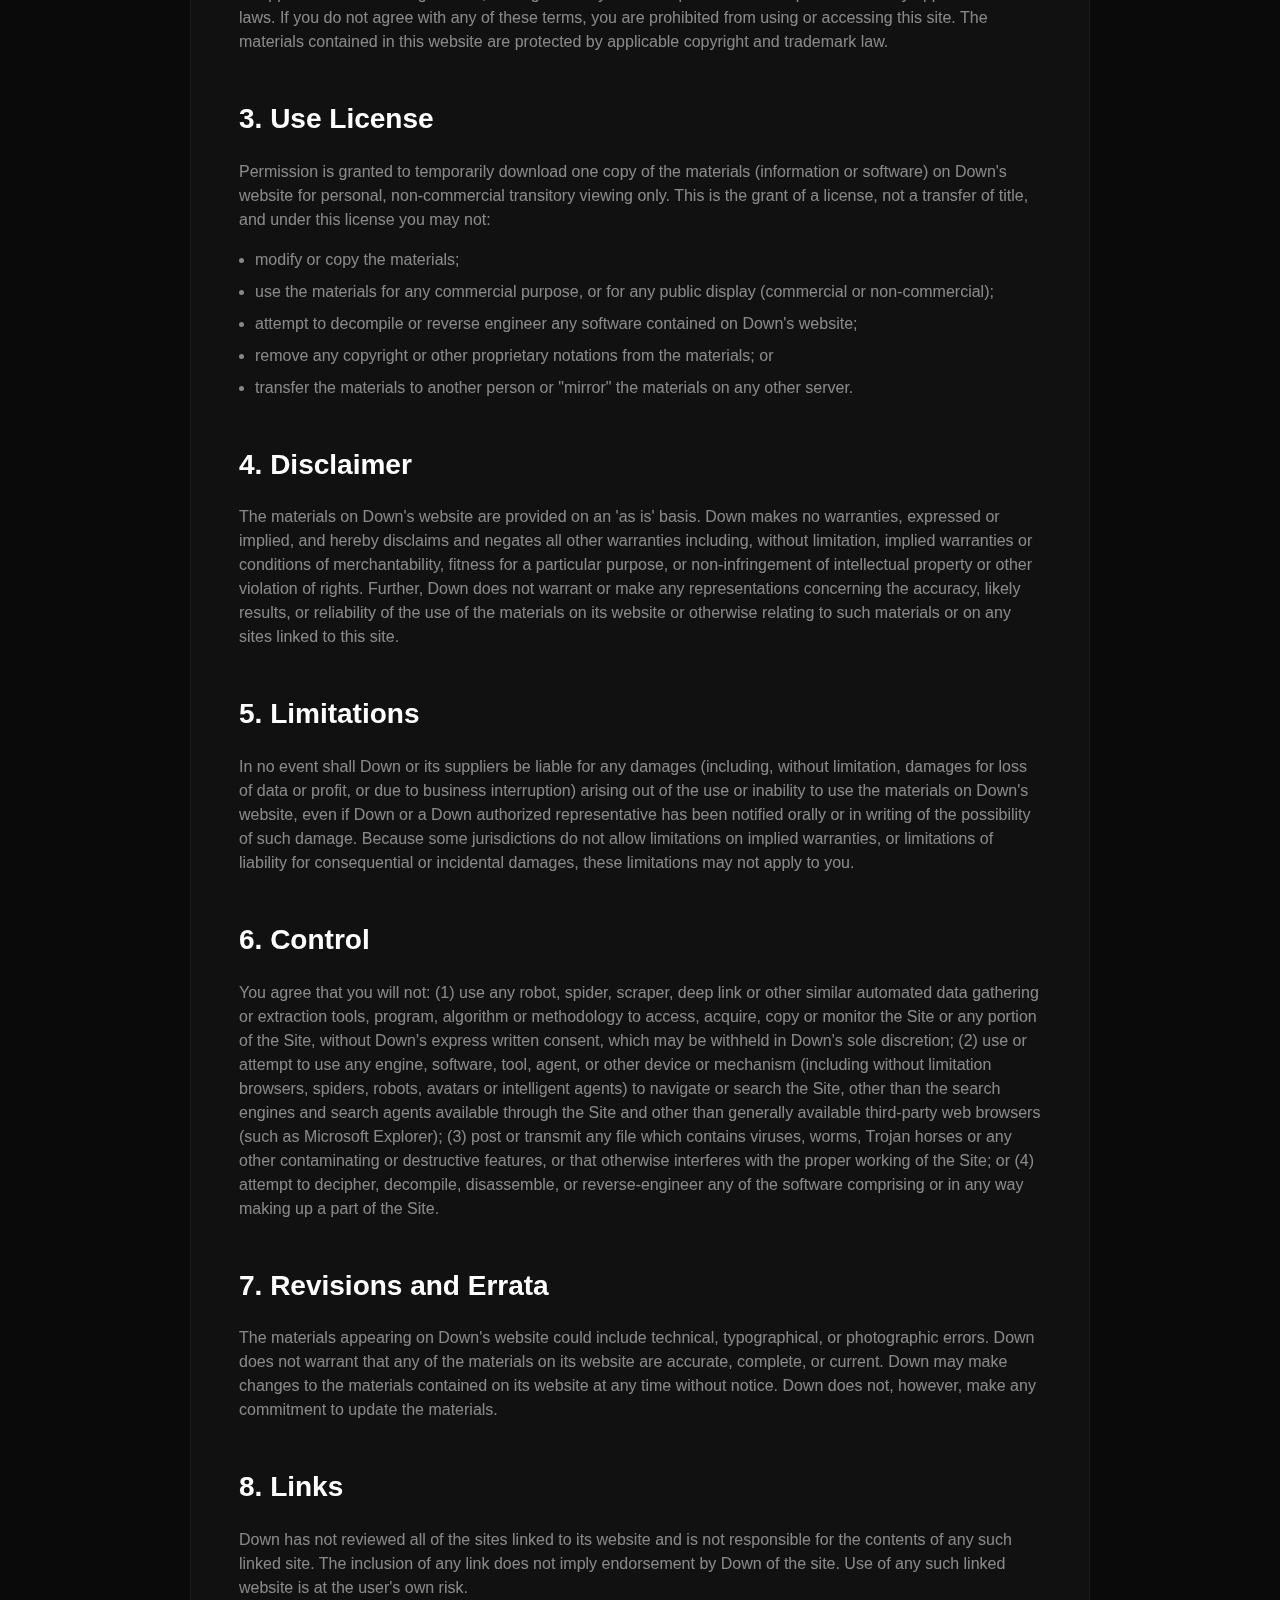
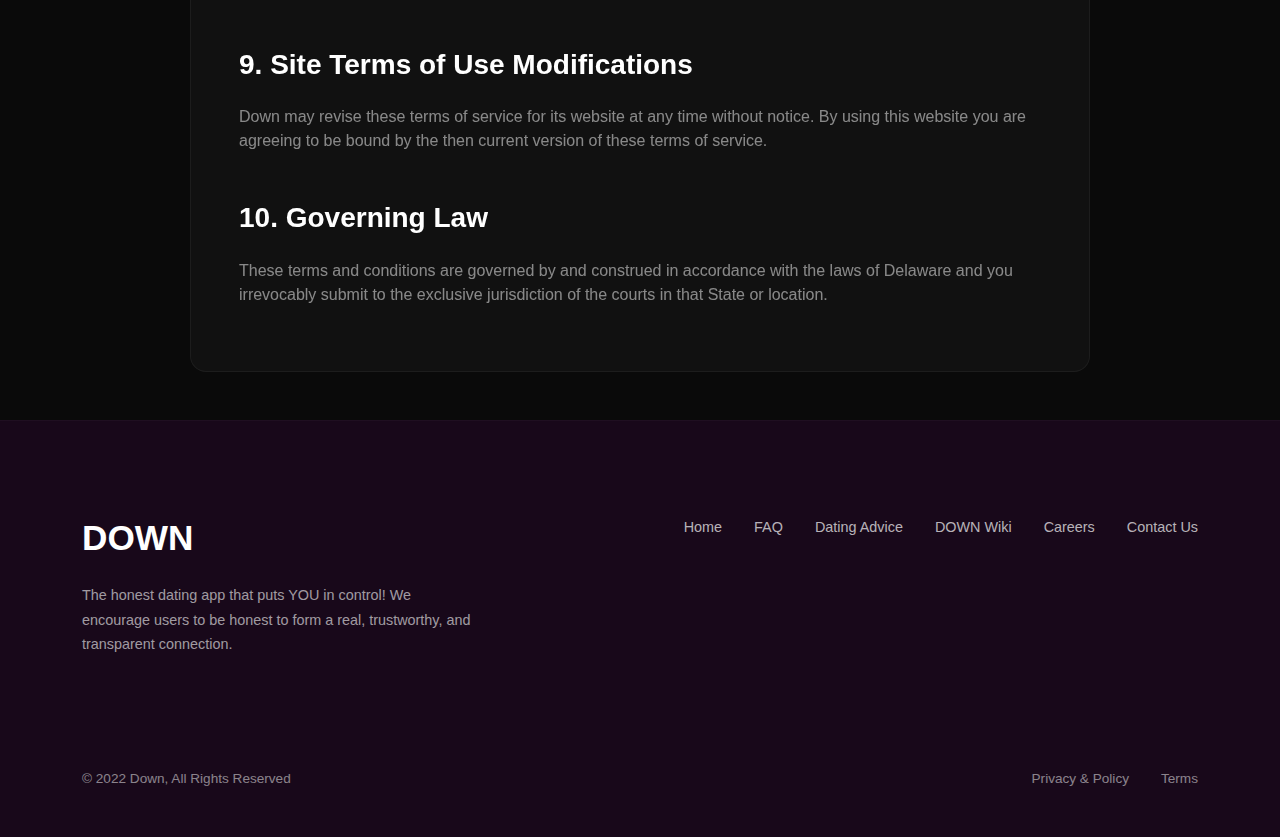
<file: term.html>
<!DOCTYPE html>
<html lang="en">

<head>
    <meta charset="UTF-8">
    <meta name="viewport" content="width=device-width, initial-scale=1.0">
    <title>Terms of Use - Down</title>
    <!-- Bootstrap 5 CSS -->
    <link href="https://cdn.jsdelivr.net/npm/bootstrap@5.3.0/dist/css/bootstrap.min.css" rel="stylesheet">
    <link rel="stylesheet" href="style.css">
    <link rel="preconnect" href="https://fonts.googleapis.com">
    <link rel="preconnect" href="https://fonts.gstatic.com" crossorigin>
    <link href="https://fonts.googleapis.com/css2?family=Inter:wght@400;500;600;700;800&display=swap" rel="stylesheet">
    <link rel="stylesheet" href="https://cdnjs.cloudflare.com/ajax/libs/font-awesome/6.0.0/css/all.min.css">
</head>

<body class="d-flex flex-column min-vh-100">

    <!-- Navigation matching index.html structure -->
    <nav class="navbar navbar-expand-lg navbar-dark fixed-top"
        style="background-color: transparent; position: relative;">
        <div class="container">
            <a class="navbar-brand" href="index.html"
                style="font-size: 1.8rem; font-weight: 900; letter-spacing: 2px;">DOWN</a>
            <button class="navbar-toggler border-0" type="button" data-bs-toggle="collapse" data-bs-target="#navbarNav"
                aria-controls="navbarNav" aria-expanded="false" aria-label="Toggle navigation">
                <span class="navbar-toggler-icon"></span>
            </button>
            <div class="collapse navbar-collapse justify-content-end" id="navbarNav">
                <ul class="navbar-nav align-items-center gap-4">
                    <li class="nav-item">
                        <a class="nav-link" href="index.html" style="color: #ccc; font-weight: 500;">Home</a>
                    </li>
                    <li class="nav-item">
                        <a class="nav-link" href="faq.html" style="color: #ccc; font-weight: 500;">FAQ</a>
                    </li>
                    <li class="nav-item">
                        <a class="nav-link active" href="term.html"
                            style="color: #fff !important; font-weight: 700;">TERMS OF USE</a>
                    </li>
                </ul>
            </div>
        </div>
    </nav>

    <main class="flex-grow-1 position-relative">
        <div class="background-glow"></div>

        <section class="terms-hero text-center py-5">
            <div class="container">
                <h1 class="hero-title fw-bold text-gradient-pink">Terms of Use</h1>
            </div>
        </section>

        <section class="terms-content pb-5">
            <div class="container">
                <div class="terms-card p-5 rounded-4">

                    <h3 class="fw-bold mb-4">1. Types of content</h3>
                    <p class="text-white-50">There are three types of content that you will be able to access on the
                        app:</p>
                    <ol class="text-white-50 ps-3 mb-4">
                        <li>content that you upload and provide ("Your Content");</li>
                        <li>content that members provide ("Member Content"); and</li>
                        <li>content that the DOWN app provides ("Our Content").</li>
                    </ol>
                    <p class="text-white-50">There is certain content we can't allow on the app.</p>
                    <p class="text-white-50">We want our users to be able to express themselves as much as possible and
                        post all sorts of things on the app, but we have to impose restrictions on certain content
                        which:</p>
                    <ul class="text-white-50 ps-3 mb-4">
                        <li>contains language or imagery which could be deemed offensive or is likely to harass, upset,
                            embarrass, alarm or annoy any other person;</li>
                        <li>is obscene, pornographic, violent or otherwise may offend human dignity;</li>
                        <li>is abusive, insulting or threatening, discriminatory or which promotes or encourages racism,
                            sexism, hatred or bigotry;</li>
                        <li>encourages any illegal activity including, without limitation, terrorism, inciting racial
                            hatred or the submission of which in itself constitutes committing a criminal offence;</li>
                        <li>is defamatory or libellous;</li>
                        <li>relates to commercial activities (including, without limitation, sales, competitions and
                            advertising, links to other websites or premium line telephone numbers);</li>
                        <li>involves the transmission of "junk" mail or "spam";</li>
                        <li>contains any spy ware, adware, viruses, corrupt files, worm programmes or other malicious
                            code designed to interrupt, damage or limit the functionality of or disrupt any software,
                            hardware, telecommunications, networks, servers or other equipment, Trojan horse or any
                            other material designed to damage, interfere with, wrongly intercept or expropriate any data
                            or personal information whether from DOWN or otherwise;</li>
                    </ul>

                    <h4 class="fw-bold text-white mt-4 mb-3">Your Content</h4>
                    <p class="text-white-50">You are free to post all the fun stuff you want on the app, but please, no
                        nudes, no spam, no scams. And please, be nice to others! We want our community to be a safe and
                        fun place for everyone.</p>
                    <p class="text-white-50">Your content will be visible to other users of the app, so make sure you
                        are comfortable sharing it. You are responsible for Your Content.</p>

                    <h4 class="fw-bold text-white mt-4 mb-3">Member Content</h4>
                    <p class="text-white-50">Other members will also share content on the app. Member Content belongs to
                        the user who posted the content and is stored on our servers and displayed via the App at the
                        direction of the user providing the Member Content.</p>
                    <p class="text-white-50">You do not have any rights in relation to other users' Member Content, and
                        you may only use other users' personal information to the extent that your use matches the app's
                        purpose of allowing people to meet one another. You may not use other users' information for
                        commercial purposes, to spam, to harass, or to make unlawful threats. We reserve the right to
                        terminate your account if you misuse other users' information.</p>

                    <h3 class="fw-bold mt-5 mb-4">2. Terms</h3>
                    <p class="text-white-50">By accessing the website at http://www.downapp.com, you are agreeing to be
                        bound by these terms of service, all applicable laws and regulations, and agree that you are
                        responsible for compliance with any applicable local laws. If you do not agree with any of these
                        terms, you are prohibited from using or accessing this site. The materials contained in this
                        website are protected by applicable copyright and trademark law.</p>

                    <h3 class="fw-bold mt-5 mb-4">3. Use License</h3>
                    <p class="text-white-50">Permission is granted to temporarily download one copy of the materials
                        (information or software) on Down's website for personal, non-commercial transitory viewing
                        only. This is the grant of a license, not a transfer of title, and under this license you may
                        not:</p>
                    <ul class="text-white-50 ps-3 mb-4">
                        <li>modify or copy the materials;</li>
                        <li>use the materials for any commercial purpose, or for any public display (commercial or
                            non-commercial);</li>
                        <li>attempt to decompile or reverse engineer any software contained on Down's website;</li>
                        <li>remove any copyright or other proprietary notations from the materials; or</li>
                        <li>transfer the materials to another person or "mirror" the materials on any other server.</li>
                    </ul>

                    <h3 class="fw-bold mt-5 mb-4">4. Disclaimer</h3>
                    <p class="text-white-50">The materials on Down's website are provided on an 'as is' basis. Down
                        makes no warranties, expressed or implied, and hereby disclaims and negates all other warranties
                        including, without limitation, implied warranties or conditions of merchantability, fitness for
                        a particular purpose, or non-infringement of intellectual property or other violation of rights.
                        Further, Down does not warrant or make any representations concerning the accuracy, likely
                        results, or reliability of the use of the materials on its website or otherwise relating to such
                        materials or on any sites linked to this site.</p>

                    <h3 class="fw-bold mt-5 mb-4">5. Limitations</h3>
                    <p class="text-white-50">In no event shall Down or its suppliers be liable for any damages
                        (including, without limitation, damages for loss of data or profit, or due to business
                        interruption) arising out of the use or inability to use the materials on Down's website, even
                        if Down or a Down authorized representative has been notified orally or in writing of the
                        possibility of such damage. Because some jurisdictions do not allow limitations on implied
                        warranties, or limitations of liability for consequential or incidental damages, these
                        limitations may not apply to you.</p>

                    <h3 class="fw-bold mt-5 mb-4">6. Control</h3>
                    <p class="text-white-50">You agree that you will not: (1) use any robot, spider, scraper, deep link
                        or other similar automated data gathering or extraction tools, program, algorithm or methodology
                        to access, acquire, copy or monitor the Site or any portion of the Site, without Down's express
                        written consent, which may be withheld in Down's sole discretion; (2) use or attempt to use any
                        engine, software, tool, agent, or other device or mechanism (including without limitation
                        browsers, spiders, robots, avatars or intelligent agents) to navigate or search the Site, other
                        than the search engines and search agents available through the Site and other than generally
                        available third-party web browsers (such as Microsoft Explorer); (3) post or transmit any file
                        which contains viruses, worms, Trojan horses or any other contaminating or destructive features,
                        or that otherwise interferes with the proper working of the Site; or (4) attempt to decipher,
                        decompile, disassemble, or reverse-engineer any of the software comprising or in any way making
                        up a part of the Site.</p>

                    <h3 class="fw-bold mt-5 mb-4">7. Revisions and Errata</h3>
                    <p class="text-white-50">The materials appearing on Down's website could include technical,
                        typographical, or photographic errors. Down does not warrant that any of the materials on its
                        website are accurate, complete, or current. Down may make changes to the materials contained on
                        its website at any time without notice. Down does not, however, make any commitment to update
                        the materials.</p>

                    <h3 class="fw-bold mt-5 mb-4">8. Links</h3>
                    <p class="text-white-50">Down has not reviewed all of the sites linked to its website and is not
                        responsible for the contents of any such linked site. The inclusion of any link does not imply
                        endorsement by Down of the site. Use of any such linked website is at the user's own risk.</p>

                    <h3 class="fw-bold mt-5 mb-4">9. Site Terms of Use Modifications</h3>
                    <p class="text-white-50">Down may revise these terms of service for its website at any time without
                        notice. By using this website you are agreeing to be bound by the then current version of these
                        terms of service.</p>

                    <h3 class="fw-bold mt-5 mb-4">10. Governing Law</h3>
                    <p class="text-white-50">These terms and conditions are governed by and construed in accordance with
                        the laws of Delaware and you irrevocably submit to the exclusive jurisdiction of the courts in
                        that State or location.</p>
                </div>
            </div>
        </section>

    </main>

    <!-- Footer -->
    <footer class="footer">
        <div class="container">
            <!-- Top Row: Brand Left, Nav Right -->
            <div class="row align-items-start mb-4">
                <div class="col-lg-5 col-md-12 mb-4 mb-lg-0">
                    <div class="footer-brand">
                        <h3 class="footer-logo">DOWN</h3>
                        <p class="footer-description">
                            The honest dating app that puts YOU in control! We encourage users to be honest to form a
                            real, trustworthy, and transparent connection.
                        </p>
                    </div>
                </div>
                <div class="col-lg-7 col-md-12">
                    <div class="footer-top-right">
                        <!-- Horizontal Nav -->
                        <nav class="footer-nav-horizontal">
                            <a href="index.html">Home</a>
                            <a href="faq.html">FAQ</a>
                            <a href="#">Dating Advice</a>
                            <a href="#">DOWN Wiki</a>
                            <a href="#">Careers</a>
                            <a href="#">Contact Us</a>
                        </nav>

                        <!-- Social Icons Right Aligned -->
                        <div class="footer-social-horizontal">
                            <a href="#" class="social-icon-simple"><i class="bi bi-facebook"></i></a>
                            <a href="#" class="social-icon-simple"><i class="bi bi-instagram"></i></a>
                            <a href="#" class="social-icon-simple"><i class="bi bi-twitter"></i></a>
                            <a href="#" class="social-icon-simple"><i class="bi bi-medium"></i></a>
                            <a href="#" class="social-icon-simple"><i class="bi bi-linkedin"></i></a>
                        </div>
                    </div>
                </div>
            </div>

            <!-- Bottom Row: Copyright Left, Legal Right -->
            <div class="footer-bottom-row">
                <p class="footer-copyright">© 2022 Down, All Rights Reserved</p>
                <div class="footer-legal-links">
                    <a href="#">Privacy & Policy</a>
                    <a href="term.html">Terms</a>
                </div>
            </div>
        </div>
    </footer>

    <!-- Bootstrap 5 JS Bundle -->
    <script src="https://cdn.jsdelivr.net/npm/bootstrap@5.3.0/dist/js/bootstrap.bundle.min.js"></script>
</body>

</html>
</file>
<file: style.css>
/* ========================================
   Global Styles & Variables
   ======================================== */
:root {
    --primary-magenta: #FF0080;
    --secondary-purple: #8B00FF;
    --dark-bg: #0A0A0A;
    --gradient-start: #1A0A1A;
    --gradient-end: #0A0A0A;
    --text-white: #FFFFFF;
    --text-gray: #CCCCCC;
    --card-bg: rgba(255, 255, 255, 0.03);
    --card-border: rgba(255, 255, 255, 0.1);
}

* {
    margin: 0;
    padding: 0;
    box-sizing: border-box;
}

body {
    font-family: 'Poppins', sans-serif;
    background-color: var(--dark-bg);
    color: var(--text-white);
    overflow-x: hidden;
}

/* ========================================
   Navigation
   ======================================== */
.navbar {
    background-color: rgba(10, 10, 10, 0.95);
    backdrop-filter: blur(10px);
    padding: 1.2rem 0;
    z-index: 1000;
    transition: all 0.3s ease;
}

.navbar-brand {
    font-size: 1.8rem;
    font-weight: 900;
    letter-spacing: 2px;
    color: var(--text-white) !important;
}

.brand-logo {
    background: linear-gradient(135deg, var(--primary-magenta), var(--secondary-purple));
    -webkit-background-clip: text;
    -webkit-text-fill-color: transparent;
    background-clip: text;
}

.brand-logo-img {
    height: 40px;
    width: auto;
    object-fit: contain;
}

.navbar-nav .nav-link {
    color: var(--text-white) !important;
    font-size: 0.95rem;
    font-weight: 500;
    padding: 0.5rem 1.2rem !important;
    transition: all 0.3s ease;
}

.navbar-nav .nav-link:hover,
.navbar-nav .nav-link.active {
    color: var(--primary-magenta) !important;
}

.navbar-toggler:focus {
    box-shadow: none;
}

/* ========================================
   Hero Section
   ======================================== */
.hero-section {
    position: relative;
    min-height: 100vh;
    background: #000000;
    overflow: hidden;
    padding-top: 80px;
}

.hero-gradient {
    position: absolute;
    top: 0;
    left: -10%;
    width: 60%;
    height: 100%;
    background: radial-gradient(ellipse at center, rgba(255, 0, 128, 0.5) 0%, rgba(139, 0, 255, 0.3) 30%, rgba(139, 0, 255, 0.15) 50%, transparent 70%);
    filter: blur(100px);
    z-index: 1;
    pointer-events: none;
}

.hero-section .container {
    position: relative;
    z-index: 2;
}

.hero-content {
    padding: 2rem 0;
}

.hero-title {
    font-size: 4.8rem;
    font-weight: 900;
    line-height: 1.05;
    margin-bottom: 1.5rem;
    color: var(--text-white);
    letter-spacing: -0.02em;
}

.hero-title .highlight {
    background: linear-gradient(135deg, #FF0080 0%, #ff3366 100%);
    -webkit-background-clip: text;
    -webkit-text-fill-color: transparent;
    background-clip: text;
}

.hero-description {
    font-size: 1.1rem;
    line-height: 1.6;
    color: rgba(255, 255, 255, 0.9);
    margin-bottom: 2.5rem;
    max-width: 480px;
    font-weight: 500;
    border-left: 3px solid #FF5533;
    /* Adding the orange accent line implied by the design language */
    padding-left: 1rem;
}

.app-buttons {
    display: flex;
    gap: 1rem;
    flex-wrap: wrap;
}

.btn-app-store,
.btn-google-play {
    display: inline-block;
    transition: transform 0.3s ease;
    text-decoration: none;
    border: none;
    background: transparent;
    padding: 0;
}

.btn-app-store:hover,
.btn-google-play:hover {
    transform: translateY(-2px);
    background: transparent;
    border: none;
}

.btn-app-store img,
.btn-google-play img {
    height: 50px;
    /* Standard height for app store badges */
    width: auto;
    display: block;
}

/* ========================================
   Phone Mockup
   ======================================== */
.phone-mockup-container {
    position: relative;
    display: flex;
    justify-content: center;
    align-items: center;
    padding: 2rem 0;
}

.phone-mockup {
    position: relative;
    width: 100%;
    max-width: 380px;
    /* Increased from 320px */
    margin: 0 auto;
}

.phone-frame {
    position: relative;
    width: 100%;
    aspect-ratio: 9/19;
    background: #000;
    border-radius: 55px;
    /* Slightly more rounded */
    padding: 12px;
    box-shadow: 0 0 80px rgba(255, 0, 128, 0.5),
        /* Softer, larger outer glow */
        0 0 0 2px #FF0080,
        /* Thin sharp bezel */
        0 0 0 6px #1a1a1a,
        /* Dark middle bezel */
        0 0 0 8px #FF0080,
        /* Outer pink bezel ring */
        0 0 30px rgba(255, 0, 128, 0.6);
    /* Inner intense glow */
}

.phone-notch {
    position: absolute;
    top: 12px;
    left: 50%;
    transform: translateX(-50%);
    width: 120px;
    height: 25px;
    background: #000;
    border-radius: 0 0 20px 20px;
    z-index: 10;
}

.phone-screen {
    width: 100%;
    height: 100%;
    background: linear-gradient(180deg, #1a1a1a 0%, #0a0a0a 100%);
    border-radius: 35px;
    overflow: hidden;
    position: relative;
    padding: 1.5rem 1rem;
    display: flex;
    flex-direction: column;
}

.app-header {
    display: flex;
    justify-content: space-between;
    align-items: center;
    margin-bottom: 1rem;
    padding: 0 0.5rem;
}

.app-logo {
    font-size: 1.2rem;
    font-weight: 900;
    background: linear-gradient(135deg, var(--primary-magenta), var(--secondary-purple));
    -webkit-background-clip: text;
    -webkit-text-fill-color: transparent;
    background-clip: text;
}

.app-icons {
    display: flex;
    gap: 1rem;
}

.app-icons i {
    font-size: 1.2rem;
    color: var(--text-white);
}

.profile-card {
    flex: 1;
    background: rgba(20, 20, 20, 0.9);
    border-radius: 25px;
    overflow: hidden;
    position: relative;
    /* Removed flex-direction column since we are using absolute positioning for internals */
    box-shadow: 0 10px 30px rgba(0, 0, 0, 0.5);
    border: 2px solid rgba(255, 0, 128, 0.3);
}

.profile-image {
    position: absolute;
    top: 0;
    left: 0;
    width: 100%;
    height: 100%;
    z-index: 0;
    border-radius: 0;
    /* Corner radius handled by card overflow */
}

.profile-image img {
    width: 100%;
    height: 100%;
    object-fit: cover;
}

.profile-info {
    padding: 1rem;
    background: linear-gradient(to bottom, transparent, rgba(0, 0, 0, 0.9));
    position: absolute;
    bottom: 80px;
    /* Sits above actions */
    left: 0;
    right: 0;
    z-index: 2;
}

.profile-info h3 {
    font-size: 1.3rem;
    font-weight: 700;
    margin-bottom: 0.3rem;
    color: var(--text-white);
    text-shadow: 0 2px 4px rgba(0, 0, 0, 0.8);
}

.profile-info p {
    font-size: 0.9rem;
    color: rgba(255, 255, 255, 0.9);
    margin: 0;
    font-weight: 400;
    text-shadow: 0 2px 4px rgba(0, 0, 0, 0.8);
}

.profile-actions {
    position: absolute;
    bottom: 0;
    left: 0;
    width: 100%;
    display: flex;
    gap: 0.8rem;
    padding: 1rem;
    background: linear-gradient(to top, rgba(0, 0, 0, 0.9), transparent);
    backdrop-filter: none;
    /* Removed blur to be cleaner over image */
    z-index: 2;
}

.action-btn {
    flex: 1;
    display: flex;
    align-items: center;
    justify-content: center;
    gap: 0.3rem;
    padding: 0.7rem;
    border: none;
    border-radius: 50px;
    font-size: 0.85rem;
    font-weight: 700;
    cursor: pointer;
    transition: all 0.3s ease;
}

.btn-date {
    background: rgba(255, 255, 255, 0.15);
    color: var(--text-white);
    border: 1px solid rgba(255, 255, 255, 0.3);
}

.btn-down {
    background: linear-gradient(135deg, #FF0080, #FF0080);
    color: var(--text-white);
    box-shadow: 0 4px 15px rgba(255, 0, 128, 0.5);
}

.action-btn .emoji {
    font-size: 1rem;
}

.action-btn i {
    font-size: 1.1rem;
}

.bottom-nav {
    display: flex;
    justify-content: space-around;
    align-items: center;
    padding: 0.8rem 0;
    margin-top: 1rem;
}

.bottom-nav i {
    font-size: 1.3rem;
    color: rgba(255, 255, 255, 0.4);
    transition: all 0.3s ease;
}

.bottom-nav i.active {
    color: var(--primary-magenta);
}

/* ========================================
   Floating Icons (Hero)
   ======================================== */
.floating-icon {
    position: absolute;
    z-index: 20;
    display: flex;
    justify-content: center;
    align-items: center;
    filter: drop-shadow(0 10px 20px rgba(0, 0, 0, 0.3));
    animation: float 6s ease-in-out infinite;
}

/* Icon 1: Top Left - Pink Rotated Square with Fire */
.floating-icon.icon-1 {
    top: -40px;
    left: -40px;
    width: 80px;
    height: 80px;
    background: #FF0080;
    border: 3px solid #000;
    border-radius: 12px;
    transform: rotate(-15deg);
    animation-delay: 0s;
}

.floating-icon.icon-1 i {
    font-size: 2.5rem;
    color: #000;
    /* Black icon on pink */
}

/* Icon 2: Top Right - White Lightning */
.floating-icon.icon-2 {
    top: 50px;
    right: -40px;
    width: auto;
    height: auto;
    background: transparent;
    border: none;
    transform: rotate(15deg);
    animation-delay: 2s;
}

.floating-icon.icon-2 i {
    font-size: 5rem;
    /* Large lightning */
    color: #fff;
    text-shadow: 2px 2px 0px #000;
    /* Outline effect */
}

/* Icon 3: Bottom Right - Pink Heart Bubble */
.floating-icon.icon-3 {
    bottom: 80px;
    right: -50px;
    width: 90px;
    height: 80px;
    background: #FF0080;
    border: 4px solid #000;
    border-radius: 50% 50% 50% 0;
    /* Speech bubble shape */
    transform: rotate(-10deg);
    animation-delay: 4s;
}

.floating-icon.icon-3 i {
    font-size: 2.5rem;
    color: #000;
}


@keyframes float {

    0%,
    100% {
        transform: translateY(0) rotate(-10deg);
    }

    50% {
        transform: translateY(-15px) rotate(-5deg);
    }
}

/* Specific animations for each to keep their rotation base */
@keyframes float1 {

    0%,
    100% {
        transform: translateY(0) rotate(-15deg);
    }

    50% {
        transform: translateY(-15px) rotate(-10deg);
    }
}

.floating-icon.icon-1 {
    animation-name: float1;
}

@keyframes float2 {

    0%,
    100% {
        transform: translateY(0) rotate(15deg);
    }

    50% {
        transform: translateY(-15px) rotate(20deg);
    }
}

.floating-icon.icon-2 {
    animation-name: float2;
}

@keyframes float3 {

    0%,
    100% {
        transform: translateY(0) rotate(-10deg);
    }

    50% {
        transform: translateY(-15px) rotate(-5deg);
    }
}

.floating-icon.icon-3 {
    animation-name: float3;
}

/* ========================================
   Stats Section
   ======================================== */
/* Updated Stats Section for Dark Rounded Look */
.stats-section {
    padding: 0;
    margin: 4rem auto;
    max-width: 1200px;
}

.stats-section::before {
    content: '';
    position: absolute;
    top: 0;
    left: 0;
    right: 0;
    bottom: 0;
    background: radial-gradient(ellipse at center, rgba(139, 0, 255, 0.2) 0%, transparent 70%);
    pointer-events: none;
}

.stats-wrapper {
    display: flex;
    justify-content: space-around;
    align-items: center;
    gap: 2rem;
    padding: 3rem 2rem;
    background: #1e0b24;
    /* Dark purple/black background */
    border-radius: 40px;
    /* Highly rounded corners */
    position: relative;
    z-index: 1;
    border: 1px solid rgba(255, 255, 255, 0.05);
}

.stat-item {
    text-align: center;
    flex: 1;
}

.stat-icon {
    margin-bottom: 1rem;
}

.stat-icon i {
    font-size: 2.5rem;
    color: #FF0080;
    opacity: 0.8;
}

.stat-number {
    font-size: 3.5rem;
    font-weight: 900;
    color: #FF00CC;
    /* Bright Pink */
    margin-bottom: 0.5rem;
    line-height: 1;
}

.stat-boxed {
    display: inline-block;
    padding: 0.4rem 1.5rem;
    border: 3px solid #FF0080;
    border-radius: 12px;
    background: rgba(255, 0, 128, 0.15);
}

.stat-description {
    font-size: 1rem;
    line-height: 1.4;
    color: rgba(255, 255, 255, 0.9);
    margin: 0;
    font-weight: 400;
}

.highlight-text {
    color: #FF6B35;
    font-weight: 600;
    background: rgba(255, 107, 53, 0.25);
    padding: 0.15rem 0.5rem;
    border-radius: 4px;
}

/* ========================================
   About DOWN Section
   ======================================== */
.about-down {
    padding: 5rem 0;
    background: #0a0510;
    position: relative;
}

.about-title {
    font-size: 2.8rem;
    font-weight: 900;
    color: #FF0080;
    /* Pink matched to reference */
    margin-bottom: 3rem;
    text-align: center;
}

.about-title .brand {
    color: #FF0080;
}

.about-card {
    background: #150a1b;
    /* Dark card background */
    border-radius: 30px;
    padding: 0;
    /* Removing padding to let grid fill the card */
    overflow: hidden;
    /* Ensures corners clip the grid */
    border: 1px solid rgba(255, 255, 255, 0.05);
    box-shadow: 0 10px 40px rgba(0, 0, 0, 0.3);
}

.about-grid {
    display: grid;
    grid-template-columns: repeat(4, 1fr);
    gap: 0;
}

.about-item {
    text-align: left;
    padding: 3rem 2rem;
    border-right: 1px solid rgba(255, 255, 255, 0.08);
    /* Subtle vertical divider */
}

.about-item:last-child {
    border-right: none;
}

.about-icon {
    margin-bottom: 1.5rem;
    width: 60px;
    height: 60px;
    border-radius: 16px;
    display: flex;
    align-items: center;
    justify-content: center;
}

/* Specific Icon Colors based on Reference */
/* 1. Private - Lock (Yellow/Gold) */
.about-item:nth-child(1) .about-icon {
    background: rgba(255, 193, 7, 0.15);
}

.about-item:nth-child(1) .about-icon i {
    color: #FFC107;
}

/* 2. Authentic - Gender (Purple/Indigo) */
.about-item:nth-child(2) .about-icon {
    background: rgba(111, 66, 193, 0.15);
}

.about-item:nth-child(2) .about-icon i {
    color: #6f42c1;
}

/* 3. Transparent - Heart (Pink) */
.about-item:nth-child(3) .about-icon {
    background: rgba(255, 0, 128, 0.15);
}

.about-item:nth-child(3) .about-icon i {
    color: #FF0080;
}

/* 4. Global - Globe (Green) */
.about-item:nth-child(4) .about-icon {
    background: rgba(25, 135, 84, 0.15);
}

.about-item:nth-child(4) .about-icon i {
    color: #198754;
}

.about-icon i {
    font-size: 1.8rem;
}

.about-heading {
    font-size: 1.25rem;
    font-weight: 700;
    color: var(--text-white);
    margin-bottom: 1rem;
}

.about-text {
    font-size: 0.9rem;
    line-height: 1.6;
    color: rgba(255, 255, 255, 0.6);
    margin: 0;
}

/* ========================================
   Why You Need to Get DOWN Section
   ======================================== */
.why-down {
    padding: 5rem 0;
    background: transparent;
    /* Seamless with body bg */
    position: relative;
}

.why-down-title {
    font-size: 3rem;
    font-weight: 900;
    color: #FF0080;
    margin-bottom: 4rem;
    text-align: center;
}

.why-item {
    margin-bottom: 3rem;
}

.why-image-box {
    background: #150a1b;
    /* Dark card bg for image */
    border-radius: 30px;
    padding: 3rem;
    display: flex;
    justify-content: center;
    align-items: center;
    box-shadow: 0 10px 40px rgba(0, 0, 0, 0.4);
}

.why-image-box img {
    max-width: 100%;
    height: auto;
    object-fit: contain;
    /* Removed fixed height constraint to let image flow naturally */
}

/* Updated Text Box to be Transparent/Clean */
.why-text-box {
    padding: 2rem 0 2rem 3rem;
    /* Padding left for spacing from image */
    background: transparent;
    /* No background */
    border-radius: 0;
    box-shadow: none;
    backdrop-filter: none;
}

.why-text-title {
    font-size: 2.2rem;
    font-weight: 800;
    color: #FFFFFF;
    margin-bottom: 1.2rem;
    line-height: 1.2;
}

.why-text-description {
    font-size: 1.05rem;
    line-height: 1.8;
    color: rgba(255, 255, 255, 0.7);
    margin: 0;
}

/* ========================================
   Testimonials Section
   ======================================== */
.testimonials-section {
    padding: 5rem 0;
    background: linear-gradient(135deg, #1a0a2e 0%, #3d1a5f 100%);
    position: relative;
}

.testimonials-title {
    font-size: 3.5rem;
    font-weight: 900;
    color: #FF0080;
    line-height: 1.1;
    margin-bottom: 0;
    padding-right: 2rem;
}

.testimonials-grid {
    display: flex;
    flex-direction: column;
    gap: 2rem;
}

.testimonial-card {
    background: rgba(20, 15, 30, 0.8);
    border-radius: 20px;
    padding: 2.5rem;
    box-shadow: 0 10px 40px rgba(0, 0, 0, 0.5);
    backdrop-filter: blur(15px);
}

.quote-icon {
    font-size: 4rem;
    color: #FF0080;
    line-height: 1;
    margin-bottom: 1rem;
}

.testimonial-text {
    font-size: 1rem;
    line-height: 1.7;
    color: rgba(255, 255, 255, 0.85);
    margin-bottom: 2rem;
}

.testimonial-footer {
    display: flex;
    justify-content: space-between;
    align-items: center;
}

.testimonial-author {
    display: flex;
    align-items: center;
    gap: 1rem;
}

.author-img {
    width: 50px;
    height: 50px;
    border-radius: 50%;
    object-fit: cover;
}

.author-info {
    display: flex;
    flex-direction: column;
}

.author-name {
    font-size: 1rem;
    font-weight: 600;
    color: #FFFFFF;
    margin: 0;
}

.author-location {
    font-size: 0.85rem;
    color: rgba(255, 255, 255, 0.6);
    margin: 0;
}

.testimonial-rating {
    display: flex;
    gap: 0.3rem;
}

.testimonial-rating i {
    color: #FFD700;
    font-size: 1.2rem;
}

/* ========================================
   CTA Section
   ======================================== */
.cta-section {
    padding: 6rem 0;
    background: linear-gradient(90deg, #2d0a4e 0%, #000000 100%);
}

.cta-title {
    font-size: 3.5rem;
    font-weight: 900;
    color: #FF0080;
    margin-bottom: 3rem;
    line-height: 1.2;
    text-align: left;
}

.app-store-buttons {
    display: flex;
    justify-content: flex-start;
    gap: 1.5rem;
    flex-wrap: wrap;
}

.store-btn img {
    max-width: 180px;
    height: auto;
    transition: transform 0.3s ease;
}

.store-btn:hover img {
    transform: scale(1.05);
}

/* ========================================
   Press Section
   ======================================== */
.press-section {
    padding: 6rem 0;
    background: transparent;
}

.press-header-wrapper {
    display: flex;
    align-items: center;
    justify-content: center;
    margin-bottom: 3rem;
    gap: 1rem;
}

.press-header-wrapper::before,
.press-header-wrapper::after {
    content: '';
    height: 2px;
    width: 60px;
    background: linear-gradient(90deg, transparent, #FF0080 50%, transparent);
}

.press-title {
    font-size: 2.5rem;
    font-weight: 900;
    color: #FF0080;
    text-align: center;
    margin: 0;
}

.press-card-box {
    background: #150818;
    border-radius: 40px;
    padding: 4rem 3rem;
    border: 1px solid rgba(255, 255, 255, 0.05);
}

.press-logos {
    display: grid;
    grid-template-columns: repeat(4, 1fr);
    /* 4 logos per row as per image */
    gap: 3rem 1rem;
    margin-bottom: 4rem;
    place-items: center;
}

.press-logo {
    display: flex;
    justify-content: center;
    align-items: center;
    padding: 0;
}

.press-logo img {
    max-width: 140px;
    height: auto;
    filter: brightness(10)grayscale(1);
    /* Make logos white */
    opacity: 0.9;
    transition: all 0.3s ease;
}

.press-logo img:hover {
    opacity: 1;
}

.press-subtitle-link {
    display: inline-block;
    text-align: center;
    font-size: 0.95rem;
    color: rgba(255, 255, 255, 0.8);
    text-decoration: underline;
    text-underline-offset: 4px;
    width: 100%;
    cursor: pointer;
}

.press-subtitle-link:hover {
    color: #FF0080;
}

/* ========================================
   Footer
   ======================================== */
.footer {
    padding: 6rem 0 3rem;
    background: #18081a;
    /* Dark violet tint footer background */
    border-top: 1px solid rgba(255, 255, 255, 0.03);
}

.footer-brand {
    text-align: left;
}

.footer-logo {
    font-size: 2.2rem;
    font-weight: 900;
    color: #FFFFFF;
    margin-bottom: 1.5rem;
}

.footer-description {
    font-size: 0.9rem;
    line-height: 1.7;
    color: rgba(255, 255, 255, 0.6);
    max-width: 400px;
}

/* Right Side Layout */
.footer-top-right {
    display: flex;
    flex-direction: column;
    align-items: flex-end;
    gap: 3rem;
}

.footer-nav-horizontal {
    display: flex;
    gap: 2rem;
    flex-wrap: wrap;
    justify-content: flex-end;
}

.footer-nav-horizontal a {
    color: rgba(255, 255, 255, 0.7);
    text-decoration: none;
    font-size: 0.9rem;
    transition: color 0.3s;
}

.footer-nav-horizontal a:hover {
    color: #FF0080;
}

.footer-social-horizontal {
    display: flex;
    gap: 1.5rem;
    justify-content: flex-end;
}

.social-icon-simple {
    color: #FFFFFF;
    font-size: 1.3rem;
    transition: all 0.3s ease;
}

.social-icon-simple:hover {
    color: #FF0080;
    transform: translateY(-2px);
}

.footer-bottom-row {
    display: flex;
    justify-content: space-between;
    align-items: center;
    padding-top: 4rem;
    margin-top: 2rem;
    border-top: none;
    /* Removed border as it's not visible in image */
}

.footer-copyright {
    font-size: 0.85rem;
    color: rgba(255, 255, 255, 0.5);
    margin: 0;
}

.footer-legal-links {
    display: flex;
    gap: 2rem;
}

.footer-legal-links a {
    color: rgba(255, 255, 255, 0.5);
    font-size: 0.85rem;
    text-decoration: none;
    transition: color 0.3s;
}

.footer-legal-links a:hover {
    color: #FF0080;
}

/* Helper for mobile responsiveness of footer */
@media (max-width: 992px) {
    .footer-top-right {
        align-items: flex-start;
        margin-top: 2rem;
        gap: 2rem;
    }

    .footer-nav-horizontal {
        justify-content: flex-start;
    }

    .footer-social-horizontal {
        justify-content: flex-start;
    }
}

/* ========================================
   Responsive Styles
   ======================================== */

/* Tablets and below (992px) */
@media (max-width: 992px) {
    .hero-title {
        font-size: 3.5rem;
    }

    .hero-description {
        font-size: 1rem;
    }

    .stat-number {
        font-size: 2.5rem;
    }

    .phone-mockup {
        max-width: 280px;
    }
}

/* Small tablets (768px) */
@media (max-width: 768px) {
    .navbar-brand {
        font-size: 1.5rem;
    }

    .navbar-nav .nav-link {
        padding: 0.8rem 1rem !important;
    }

    .hero-section {
        padding-top: 70px;
    }

    .hero-content {
        text-align: center;
        padding: 1rem 0;
    }

    .hero-title {
        font-size: 2.8rem;
        margin-bottom: 1.2rem;
    }

    .hero-description {
        font-size: 0.95rem;
        margin: 0 auto 2rem;
    }

    .app-buttons {
        justify-content: center;
    }

    .phone-mockup-container {
        margin-bottom: 2rem;
    }

    .phone-mockup {
        max-width: 260px;
    }

    .stats-wrapper {
        flex-direction: column;
        gap: 2rem;
        padding: 2rem 1.5rem;
    }

    .stat-icon i {
        font-size: 2rem;
    }

    .stat-number {
        font-size: 2.5rem;
    }

    .stat-description {
        font-size: 0.9rem;
    }

    .about-title {
        font-size: 2.2rem;
    }

    .about-grid {
        grid-template-columns: repeat(2, 1fr);
        gap: 0;
    }

    .about-item {
        border-right: none;
        border-bottom: 1px solid rgba(255, 255, 255, 0.05);
    }

    .about-item:nth-child(odd) {
        border-right: 1px solid rgba(255, 255, 255, 0.05);
    }

    .about-item:nth-child(3),
    .about-item:nth-child(4) {
        border-bottom: none;
    }

    .why-down-title {
        font-size: 2.5rem;
        margin-bottom: 3rem;
    }

    .why-item {
        margin-bottom: 2.5rem;
    }

    .why-image-box {
        padding: 2rem;
        margin-bottom: 2rem;
    }

    .why-text-title {
        font-size: 1.8rem;
    }

    .testimonials-title {
        font-size: 2.8rem;
        margin-bottom: 2rem;
    }

    .press-logos {
        grid-template-columns: repeat(2, 1fr);
    }
}

/* Mobile (576px) */
@media (max-width: 576px) {
    .hero-title {
        font-size: 2.2rem;
    }

    .hero-description {
        font-size: 0.9rem;
    }

    .btn-app-store,
    .btn-google-play {
        padding: 0.7rem 1.2rem;
        font-size: 0.85rem;
    }

    .btn-app-store i,
    .btn-google-play i {
        font-size: 1.5rem;
    }

    .btn-text .small-text {
        font-size: 0.65rem;
    }

    .btn-text .large-text {
        font-size: 0.95rem;
    }

    .phone-mockup {
        max-width: 240px;
    }

    .phone-frame {
        border-radius: 35px;
        padding: 10px;
    }

    .phone-screen {
        border-radius: 28px;
        padding: 1rem 0.8rem;
    }

    .profile-image {
        height: 250px;
    }

    .floating-icon {
        width: 50px;
        height: 50px;
        font-size: 1.2rem;
    }

    .stats-section {
        padding: 3rem 0 4rem;
    }

    .stats-wrapper {
        padding: 1.8rem 1.2rem;
        gap: 1.5rem;
    }

    .stat-icon i {
        font-size: 1.8rem;
    }

    .stat-number {
        font-size: 2.2rem;
    }

    .stat-boxed {
        padding: 0.4rem 1.2rem;
    }

    .stat-description {
        font-size: 0.85rem;
    }

    .about-down {
        padding: 3rem 0;
    }

    .about-title {
        font-size: 1.8rem;
        margin-bottom: 2rem;
    }

    .about-card {
        padding: 2rem 1.5rem;
    }

    .about-grid {
        grid-template-columns: 1fr;
        gap: 0;
    }

    .about-item {
        border-right: none;
        border-bottom: 1px solid rgba(255, 255, 255, 0.05);
        padding: 1.5rem;
    }

    .about-item:last-child {
        border-bottom: none;
    }

    .about-icon {
        width: 45px;
        height: 45px;
    }

    .about-icon i {
        font-size: 1.5rem;
    }

    .about-heading {
        font-size: 1rem;
    }

    .about-text {
        font-size: 0.8rem;
    }

    .why-down {
        padding: 3rem 0;
    }

    .why-down-title {
        font-size: 2rem;
        margin-bottom: 2.5rem;
    }

    .why-item {
        margin-bottom: 2rem;
    }

    .why-image-box {
        padding: 1.8rem;
        margin-bottom: 1.5rem;
    }

    .why-text-box {
        padding: 1.5rem;
    }

    .why-text-title {
        font-size: 1.5rem;
    }

    .why-text-description {
        font-size: 0.95rem;
    }

    .testimonials-section {
        padding: 3rem 0;
    }

    .testimonials-title {
        font-size: 2.2rem;
        margin-bottom: 2rem;
    }

    .testimonial-card {
        padding: 2rem;
    }

    .quote-icon {
        font-size: 3rem;
    }

    .cta-section {
        padding: 3rem 0;
    }

    .cta-title {
        font-size: 2rem;
        margin-bottom: 2rem;
    }

    .app-store-buttons {
        gap: 1.5rem;
    }

    .store-btn img {
        max-width: 180px;
    }

    .press-section {
        padding: 3rem 0;
    }

    .press-title {
        font-size: 2rem;
    }

    .press-logos {
        grid-template-columns: repeat(2, 1fr);
        gap: 1.5rem;
    }

    .footer {
        padding: 3rem 0 1.5rem;
    }

    .footer-social {
        margin: 2rem 0 1.5rem;
        padding-top: 2rem;
    }
}

/* Extra small mobile (414px and below) */
@media (max-width: 414px) {
    .hero-title {
        font-size: 2rem;
    }

    .app-buttons {
        flex-direction: column;
        width: 100%;
    }

    .btn-app-store,
    .btn-google-play {
        width: 100%;
        justify-content: center;
    }

    .phone-mockup {
        max-width: 220px;
    }

    .stats-wrapper {
        padding: 1.5rem 1rem;
        gap: 1.2rem;
    }

    .stat-icon i {
        font-size: 1.5rem;
    }

    .stat-number {
        font-size: 2rem;
    }

    .stat-boxed {
        padding: 0.3rem 1rem;
    }

    .about-title {
        font-size: 1.6rem;
    }

    .about-card {
        padding: 1.5rem 1rem;
    }

    .about-item {
        padding: 1.3rem;
    }

    .about-heading {
        font-size: 0.95rem;
    }

    .why-down-title {
        font-size: 1.8rem;
        margin-bottom: 2rem;
    }

    .why-image-box {
        padding: 1.5rem;
    }

    .why-text-title {
        font-size: 1.3rem;
    }

    .testimonials-title {
        font-size: 2rem;
        margin-bottom: 1.5rem;
    }

    .testimonial-footer {
        flex-direction: column;
        align-items: flex-start;
        gap: 1rem;
    }

    .cta-title {
        font-size: 1.8rem;
    }

    .app-store-buttons {
        flex-direction: column;
        align-items: center;
    }

    .press-logos {
        grid-template-columns: repeat(2, 1fr);
    }

    .footer-bottom {
        flex-direction: column;
        text-align: center;
    }
}

/* Very small mobile (375px) */
@media (max-width: 375px) {
    .hero-title {
        font-size: 1.8rem;
    }

    .navbar-brand {
        font-size: 1.3rem;
    }

    .phone-mockup {
        max-width: 200px;
    }

    .profile-image {
        height: 220px;
    }
}

/* Extra small mobile (360px) */
@media (max-width: 360px) {
    .hero-title {
        font-size: 1.6rem;
    }

    .phone-mockup {
        max-width: 190px;
    }

    .stat-card {
        padding: 1.5rem 1rem;
    }
}

/* ========================================
   Utility Classes
   ======================================== */
.img-fluid {
    max-width: 100%;
    height: auto;
}

.text-center {
    text-align: center;
}

/* ========================================
   Accessibility
   ======================================== */
.btn-app-store:focus,
.btn-google-play:focus,
.navbar-toggler:focus {
    outline: 2px solid var(--primary-magenta);
    outline-offset: 2px;
}

@media (prefers-reduced-motion: reduce) {

    *,
    *::before,
    *::after {
        animation-duration: 0.01ms !important;
        animation-iteration-count: 1 !important;
        transition-duration: 0.01ms !important;
    }
}

/* FAQ Page Styles */
.faq-hero {
    display: flex;
    align-items: center;
    justify-content: center;
    padding: 80px 0;
    gap: 40px;
}

.faq-hero-img {
    width: 250px;
    height: auto;
}

.faq-hero-text {
    max-width: 500px;
}

.faq-hero-text h1 {
    font-size: 48px;
    font-weight: 800;
    line-height: 1.1;
    margin-bottom: 20px;
}

.faq-hero-text h1 span {
    display: block;
    background: linear-gradient(to right, #ff33cc, #ff3366);
    -webkit-background-clip: text;
    background-clip: text;
    -webkit-text-fill-color: transparent;
}

.faq-hero-text p {
    color: var(--sub-text);
    font-size: 14px;
}

.accordion {
    max-width: 800px;
    margin: 0 auto 80px;
    display: flex;
    flex-direction: column;
    gap: 10px;
}

/* Bootstrap Overrides for FAQ Accordion */
.custom-accordion .accordion-item {
    background-color: rgba(255, 255, 255, 0.05);
    /* Dark background */
    border: 1px solid rgba(255, 255, 255, 0.1);
    color: var(--text-color);
    margin-bottom: 10px;
    border-radius: 8px !important;
    overflow: hidden;
}

.custom-accordion .accordion-button {
    background-color: transparent;
    color: var(--text-color);
    font-weight: 600;
    font-size: 16px;
    box-shadow: none;
    /* Remove blue glow focus */
}

.custom-accordion .accordion-button:not(.collapsed) {
    background-color: rgba(255, 255, 255, 0.05);
    /* Slightly lighter on expand */
    color: var(--text-color);
    box-shadow: none;
}

.custom-accordion .accordion-button::after {
    filter: invert(1);
    /* Make the chevron white */
    background-size: 1rem;
}

.custom-accordion .accordion-body {
    background-color: rgba(0, 0, 0, 0.2);
    color: var(--sub-text);
    font-size: 14px;
    line-height: 1.6;
}

/* Ensure no white background from Bootstrap */
.accordion-item,
.accordion-header,
.accordion-button {
    background: transparent;
}

@media (max-width: 768px) {
    .faq-hero {
        flex-direction: column;
        text-align: center;
    }
}

/* --- Home Page Specific Styles --- */

/* Hero */
.hero-title {
    font-size: 3.5rem;
    line-height: 1.1;
}

.text-gradient-pink {
    background: linear-gradient(to right, #ff33cc, #ff3366);
    -webkit-background-clip: text;
    background-clip: text;
    -webkit-text-fill-color: transparent;
}

.hero-box {
    border-left: 4px solid #ff5533;
    /* Orange accent border */
    background: transparent;
}

.store-badge {
    transition: transform 0.2s;
}

.store-badge:hover {
    transform: translateY(-2px);
    background: #222 !important;
}

.text-grad {
    background: linear-gradient(45deg, #4285F4, #34A853, #FBBC05, #EA4335);
    -webkit-background-clip: text;
    background-clip: text;
    -webkit-text-fill-color: transparent;
}


/* Stats Bar */
.stats-bar {
    background: linear-gradient(135deg, #1a0b1a 0%, #150015 100%);
    border: 1px solid rgba(255, 255, 255, 0.1);
}

/* Feature Cards */
.feature-card {
    background: rgba(255, 255, 255, 0.05);
    /* Glass effect */
    border: 1px solid rgba(255, 255, 255, 0.05);
    transition: transform 0.3s;
}

.feature-card:hover {
    transform: translateY(-5px);
    background: rgba(255, 255, 255, 0.08);
}

.icon-box {
    width: 60px;
    height: 60px;
    display: flex;
    align-items: center;
    justify-content: center;
    background: rgba(0, 0, 0, 0.3);
    border-radius: 50%;
}

/* Testimonials */
.testimonial-card {
    background: linear-gradient(135deg, #2a0e2a 0%, #1a0b1a 100%);
    border: 1px solid rgba(255, 255, 255, 0.05);
}

.testimonial-card .text-pink {
    color: var(--accent-pink);
}

/* Press Banner */
.press-banner h4 {
    font-family: 'Inter', sans-serif;
    /* Or specific font if available */
    letter-spacing: -0.5px;
}

/* Text Colors */
.text-pink {
    color: #ff33cc !important;
}

/* Animations/Hover */
/* --- Terms Page Specific Styles --- */
.terms-hero h1 {
    font-size: 3rem;
}

.terms-content .terms-card {
    background: rgba(255, 255, 255, 0.03);
    border: 1px solid rgba(255, 255, 255, 0.05);
    backdrop-filter: blur(10px);
    max-width: 900px;
    margin: 0 auto;
}

.terms-content ol li,
.terms-content ul li {
    margin-bottom: 8px;
}

.hero-phone {
    filter: drop-shadow(0 0 20px rgba(0, 255, 136, 0.2));
    /* Green glow hint */
}
</file>
